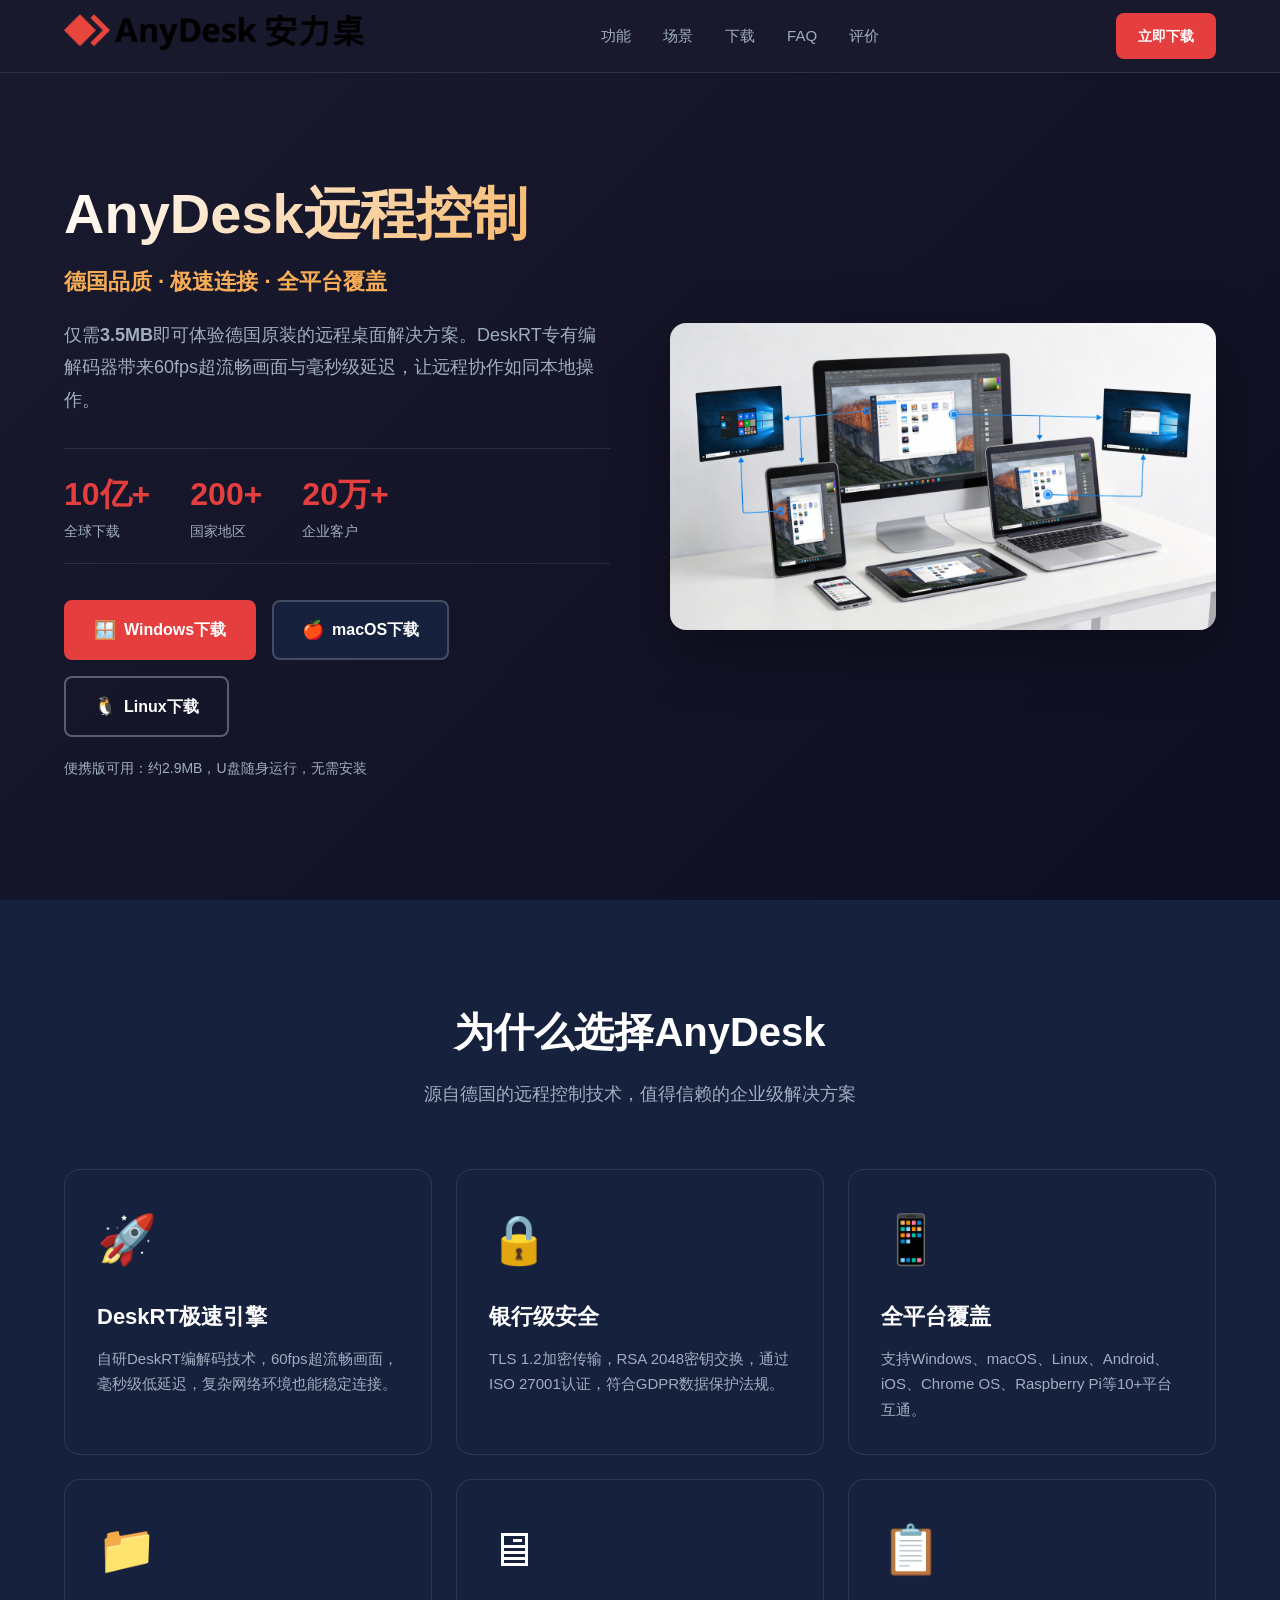
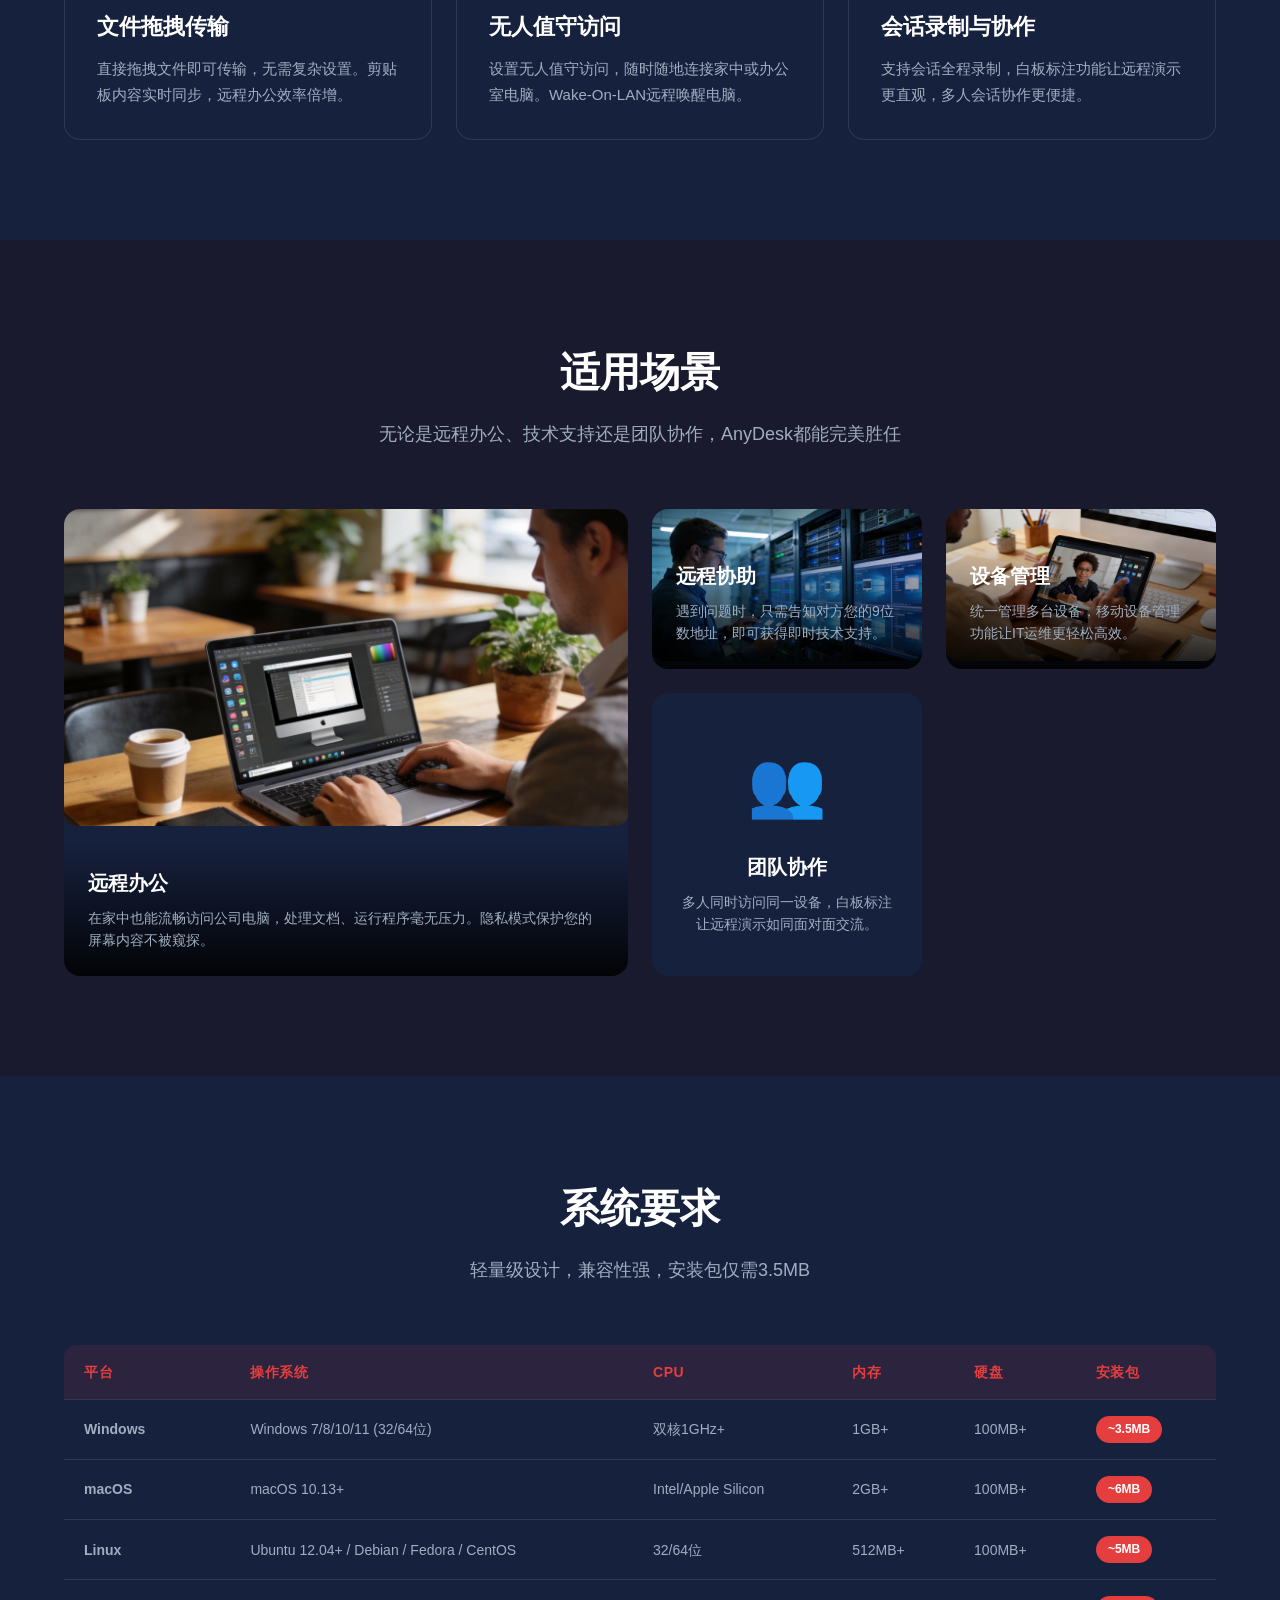
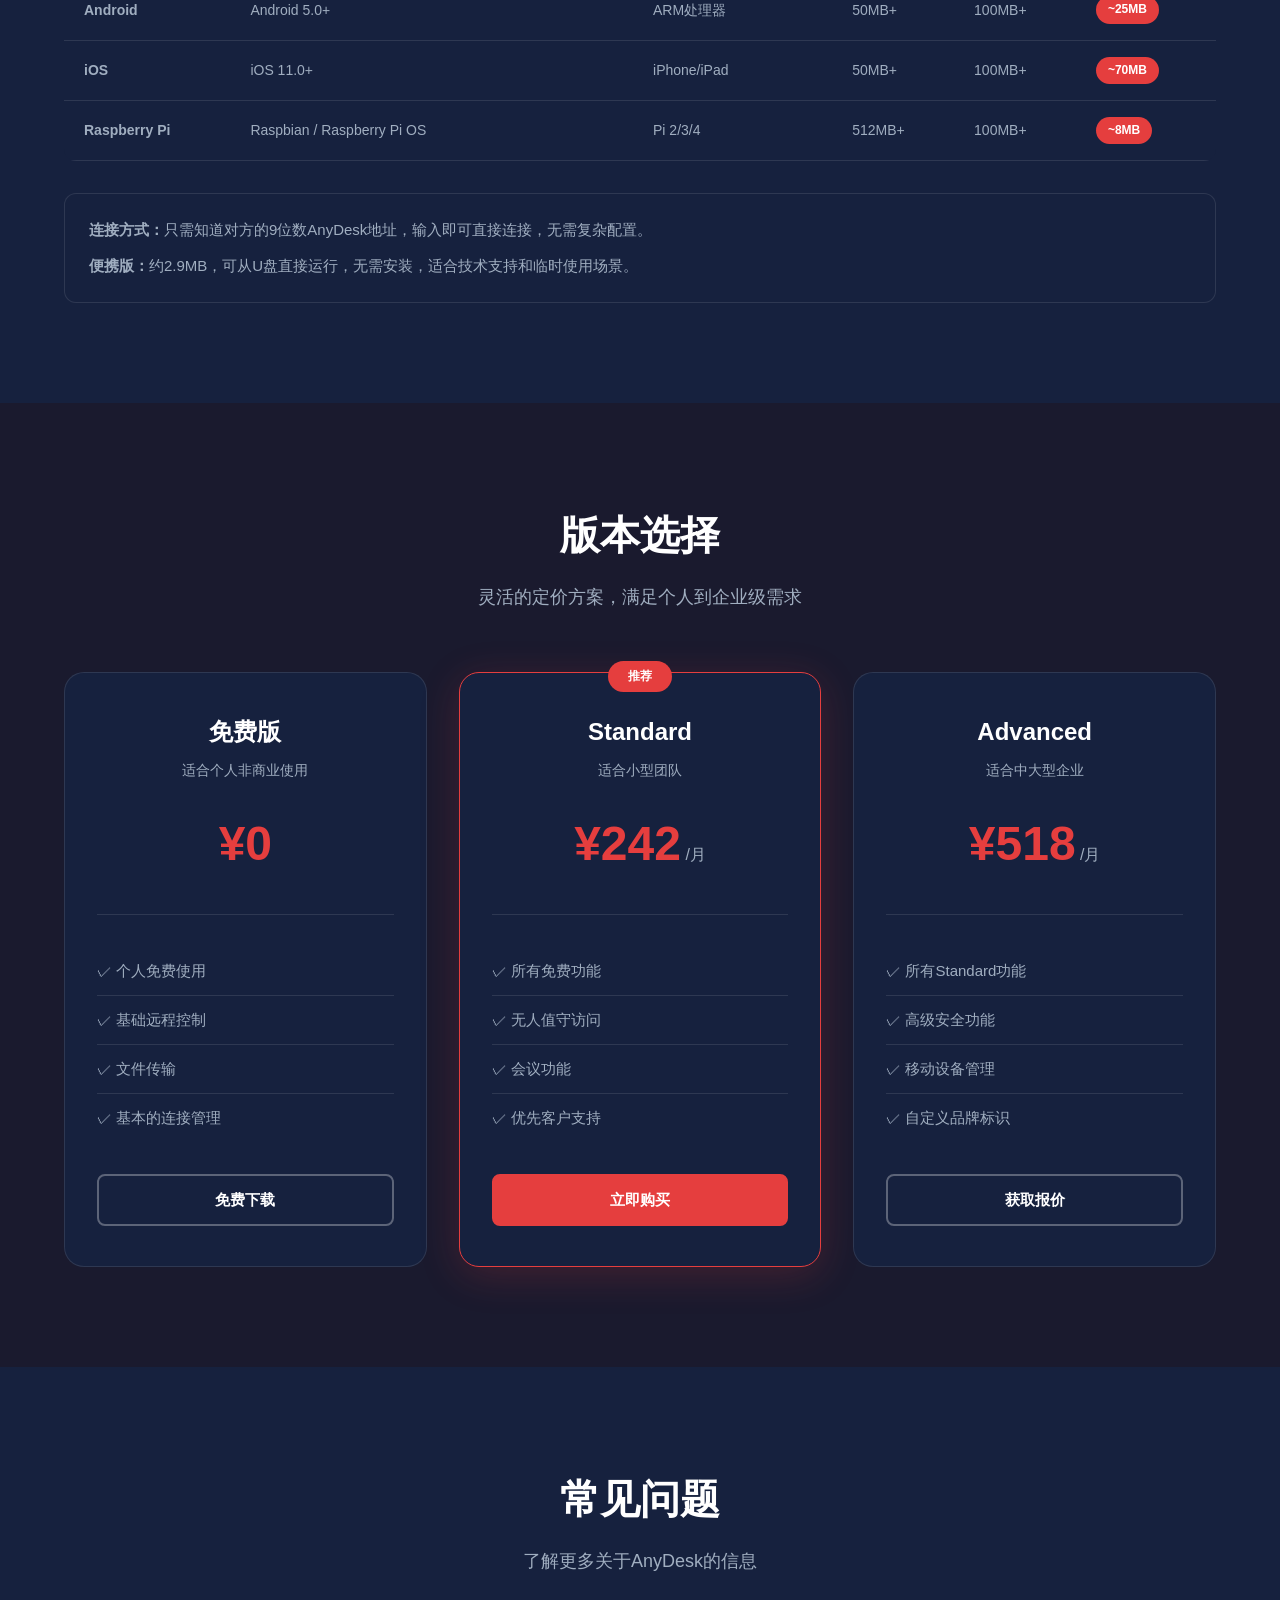
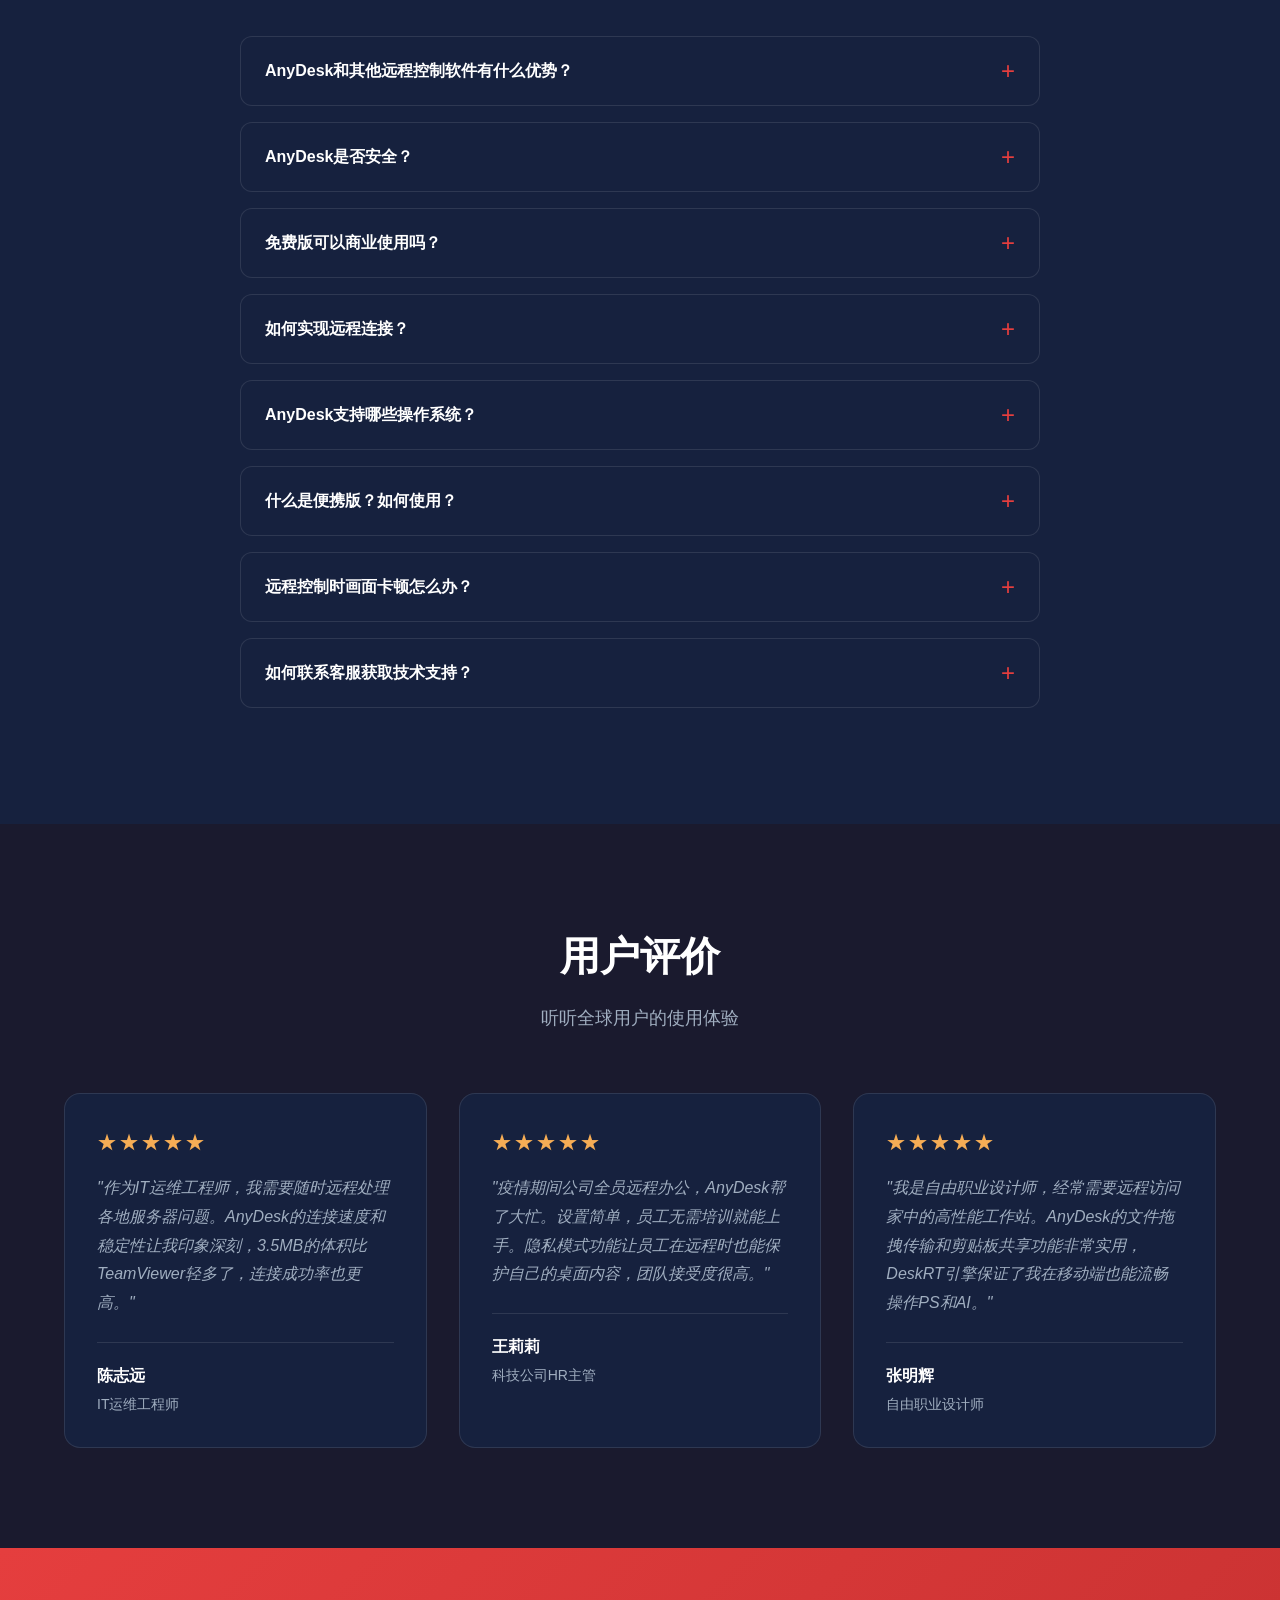
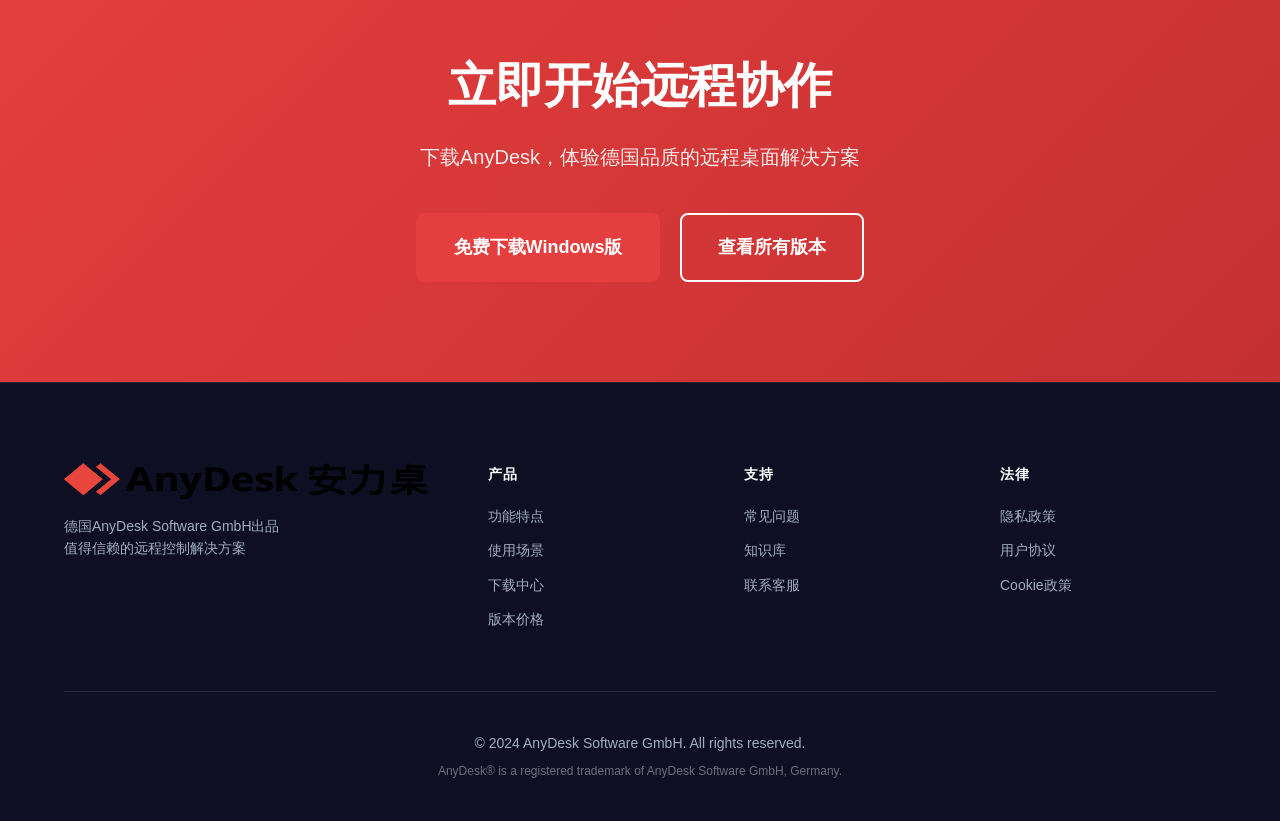
<file: index.html>
<!DOCTYPE html>
<html lang="zh-CN">
<head>
    <meta charset="UTF-8">
    <meta name="viewport" content="width=device-width, initial-scale=1.0">
    <meta name="robots" content="index, follow">
    <title>AnyDesk远程控制下载_德国远程桌面软件_AnyDesk电脑版免费</title>
    <meta name="description" content="AnyDesk远程控制免费下载，德国AnyDesk出品，DeskRT引擎3.5MB超小体积，支持Windows/Mac/Linux/Android/iOS全平台互联，TLS加密安全远程桌面。">
    <meta name="keywords" content="AnyDesk下载,远程桌面软件,AnyDesk电脑版,免费远程控制软件,AnyDesk远程控制">
    <meta name="author" content="AnyDesk Software GmbH">
    <meta property="og:title" content="AnyDesk远程控制下载_德国远程桌面软件_AnyDesk电脑版免费">
    <meta property="og:description" content="AnyDesk远程控制免费下载，德国AnyDesk出品，DeskRT引擎3.5MB超小体积，支持全平台互联，TLS加密安全远程桌面。">
    <meta property="og:image" content="logo.png">
    <meta property="og:type" content="website">
    <meta property="og:url" content="https://www.anydesk-remote.com.cn/">
    <link rel="canonical" href="https://www.anydesk-remote.com.cn/">
    <link rel="icon" type="image/png" href="favicon.png">
    <link rel="icon" type="image/svg+xml" href="logo.svg">
    <link rel="stylesheet" href="styles.css">
</head>
<body>
    <!-- Header Navigation -->
    <header class="header">
        <div class="container header-inner">
            <a href="index.html" class="logo">
                <img src="logo.png" alt="AnyDesk" width="140" height="auto">
            </a>
            <nav class="nav">
                <a href="#features" class="nav-link">功能</a>
                <a href="#scenarios" class="nav-link">场景</a>
                <a href="download.html" class="nav-link">下载</a>
                <a href="#faq" class="nav-link">FAQ</a>
                <a href="#reviews" class="nav-link">评价</a>
            </nav>
            <a href="download.html" class="btn btn-primary header-cta" target="_blank">立即下载</a>
        </div>
    </header>

    <!-- Hero Section -->
    <section class="hero" id="download">
        <div class="container hero-inner">
            <div class="hero-content">
                <h1 class="hero-title">AnyDesk远程控制</h1>
                <p class="hero-subtitle">德国品质 · 极速连接 · 全平台覆盖</p>
                <p class="hero-desc">仅需<strong>3.5MB</strong>即可体验德国原装的远程桌面解决方案。DeskRT专有编解码器带来60fps超流畅画面与毫秒级延迟，让远程协作如同本地操作。</p>
                <div class="hero-stats">
                    <div class="stat-item">
                        <span class="stat-num">10亿+</span>
                        <span class="stat-label">全球下载</span>
                    </div>
                    <div class="stat-item">
                        <span class="stat-num">200+</span>
                        <span class="stat-label">国家地区</span>
                    </div>
                    <div class="stat-item">
                        <span class="stat-num">20万+</span>
                        <span class="stat-label">企业客户</span>
                    </div>
                </div>
                <div class="hero-buttons">
                    <a href="download.html" class="btn btn-primary btn-lg" target="_blank">
                        <span class="btn-icon">🪟</span> Windows下载
                    </a>
                    <a href="download.html" class="btn btn-secondary btn-lg" target="_blank">
                        <span class="btn-icon">🍎</span> macOS下载
                    </a>
                    <a href="download.html" class="btn btn-outline btn-lg" target="_blank">
                        <span class="btn-icon">🐧</span> Linux下载
                    </a>
                </div>
                <p class="hero-note">便携版可用：约2.9MB，U盘随身运行，无需安装</p>
            </div>
            <div class="hero-visual">
                <img src="images/hero-platform.jpg" alt="AnyDesk全平台远程控制" class="hero-img" loading="eager">
            </div>
        </div>
    </section>

    <!-- Features Section -->
    <section class="features" id="features">
        <div class="container">
            <div class="section-header">
                <h2 class="section-title">为什么选择AnyDesk</h2>
                <p class="section-desc">源自德国的远程控制技术，值得信赖的企业级解决方案</p>
            </div>
            <div class="features-grid">
                <div class="feature-card">
                    <span class="feature-icon">🚀</span>
                    <h3 class="feature-title">DeskRT极速引擎</h3>
                    <p class="feature-desc">自研DeskRT编解码技术，60fps超流畅画面，毫秒级低延迟，复杂网络环境也能稳定连接。</p>
                </div>
                <div class="feature-card">
                    <span class="feature-icon">🔒</span>
                    <h3 class="feature-title">银行级安全</h3>
                    <p class="feature-desc">TLS 1.2加密传输，RSA 2048密钥交换，通过ISO 27001认证，符合GDPR数据保护法规。</p>
                </div>
                <div class="feature-card">
                    <span class="feature-icon">📱</span>
                    <h3 class="feature-title">全平台覆盖</h3>
                    <p class="feature-desc">支持Windows、macOS、Linux、Android、iOS、Chrome OS、Raspberry Pi等10+平台互通。</p>
                </div>
                <div class="feature-card">
                    <span class="feature-icon">📁</span>
                    <h3 class="feature-title">文件拖拽传输</h3>
                    <p class="feature-desc">直接拖拽文件即可传输，无需复杂设置。剪贴板内容实时同步，远程办公效率倍增。</p>
                </div>
                <div class="feature-card">
                    <span class="feature-icon">🖥</span>
                    <h3 class="feature-title">无人值守访问</h3>
                    <p class="feature-desc">设置无人值守访问，随时随地连接家中或办公室电脑。Wake-On-LAN远程唤醒电脑。</p>
                </div>
                <div class="feature-card">
                    <span class="feature-icon">📋</span>
                    <h3 class="feature-title">会话录制与协作</h3>
                    <p class="feature-desc">支持会话全程录制，白板标注功能让远程演示更直观，多人会话协作更便捷。</p>
                </div>
            </div>
        </div>
    </section>

    <!-- Scenarios Section -->
    <section class="scenarios" id="scenarios">
        <div class="container">
            <div class="section-header">
                <h2 class="section-title">适用场景</h2>
                <p class="section-desc">无论是远程办公、技术支持还是团队协作，AnyDesk都能完美胜任</p>
            </div>
            <div class="scenarios-grid">
                <div class="scenario-card scenario-large">
                    <img src="images/scene-office.jpg" alt="远程办公" class="scenario-img">
                    <div class="scenario-overlay">
                        <h3 class="scenario-title">远程办公</h3>
                        <p class="scenario-desc">在家中也能流畅访问公司电脑，处理文档、运行程序毫无压力。隐私模式保护您的屏幕内容不被窥探。</p>
                    </div>
                </div>
                <div class="scenario-card">
                    <img src="images/scene-dev.jpg" alt="远程协助" class="scenario-img">
                    <div class="scenario-overlay">
                        <h3 class="scenario-title">远程协助</h3>
                        <p class="scenario-desc">遇到问题时，只需告知对方您的9位数地址，即可获得即时技术支持。</p>
                    </div>
                </div>
                <div class="scenario-card">
                    <img src="images/scene-laptop.jpg" alt="设备管理" class="scenario-img">
                    <div class="scenario-overlay">
                        <h3 class="scenario-title">设备管理</h3>
                        <p class="scenario-desc">统一管理多台设备，移动设备管理功能让IT运维更轻松高效。</p>
                    </div>
                </div>
                <div class="scenario-card">
                    <div class="scenario-placeholder">
                        <span class="placeholder-icon">👥</span>
                        <h3 class="scenario-title">团队协作</h3>
                        <p class="scenario-desc">多人同时访问同一设备，白板标注让远程演示如同面对面交流。</p>
                    </div>
                </div>
            </div>
        </div>
    </section>

    <!-- System Requirements Section -->
    <section class="specs" id="specs">
        <div class="container">
            <div class="section-header">
                <h2 class="section-title">系统要求</h2>
                <p class="section-desc">轻量级设计，兼容性强，安装包仅需3.5MB</p>
            </div>
            <div class="specs-table-wrapper">
                <table class="specs-table">
                    <thead>
                        <tr>
                            <th>平台</th>
                            <th>操作系统</th>
                            <th>CPU</th>
                            <th>内存</th>
                            <th>硬盘</th>
                            <th>安装包</th>
                        </tr>
                    </thead>
                    <tbody>
                        <tr>
                            <td><strong>Windows</strong></td>
                            <td>Windows 7/8/10/11 (32/64位)</td>
                            <td>双核1GHz+</td>
                            <td>1GB+</td>
                            <td>100MB+</td>
                            <td><span class="badge">~3.5MB</span></td>
                        </tr>
                        <tr>
                            <td><strong>macOS</strong></td>
                            <td>macOS 10.13+</td>
                            <td>Intel/Apple Silicon</td>
                            <td>2GB+</td>
                            <td>100MB+</td>
                            <td><span class="badge">~6MB</span></td>
                        </tr>
                        <tr>
                            <td><strong>Linux</strong></td>
                            <td>Ubuntu 12.04+ / Debian / Fedora / CentOS</td>
                            <td>32/64位</td>
                            <td>512MB+</td>
                            <td>100MB+</td>
                            <td><span class="badge">~5MB</span></td>
                        </tr>
                        <tr>
                            <td><strong>Android</strong></td>
                            <td>Android 5.0+</td>
                            <td>ARM处理器</td>
                            <td>50MB+</td>
                            <td>100MB+</td>
                            <td><span class="badge">~25MB</span></td>
                        </tr>
                        <tr>
                            <td><strong>iOS</strong></td>
                            <td>iOS 11.0+</td>
                            <td>iPhone/iPad</td>
                            <td>50MB+</td>
                            <td>100MB+</td>
                            <td><span class="badge">~70MB</span></td>
                        </tr>
                        <tr>
                            <td><strong>Raspberry Pi</strong></td>
                            <td>Raspbian / Raspberry Pi OS</td>
                            <td>Pi 2/3/4</td>
                            <td>512MB+</td>
                            <td>100MB+</td>
                            <td><span class="badge">~8MB</span></td>
                        </tr>
                    </tbody>
                </table>
            </div>
            <div class="specs-note">
                <p><strong>连接方式：</strong>只需知道对方的9位数AnyDesk地址，输入即可直接连接，无需复杂配置。</p>
                <p><strong>便携版：</strong>约2.9MB，可从U盘直接运行，无需安装，适合技术支持和临时使用场景。</p>
            </div>
        </div>
    </section>

    <!-- Pricing Preview -->
    <section class="pricing" id="pricing">
        <div class="container">
            <div class="section-header">
                <h2 class="section-title">版本选择</h2>
                <p class="section-desc">灵活的定价方案，满足个人到企业级需求</p>
            </div>
            <div class="pricing-grid">
                <div class="pricing-card">
                    <div class="pricing-header">
                        <h3 class="pricing-name">免费版</h3>
                        <p class="pricing-desc">适合个人非商业使用</p>
                    </div>
                    <div class="pricing-price">
                        <span class="price">¥0</span>
                    </div>
                    <ul class="pricing-features">
                        <li>✓ 个人免费使用</li>
                        <li>✓ 基础远程控制</li>
                        <li>✓ 文件传输</li>
                        <li>✓ 基本的连接管理</li>
                    </ul>
                    <a href="download.html" class="btn btn-outline" target="_blank">免费下载</a>
                </div>
                <div class="pricing-card pricing-featured">
                    <div class="pricing-badge">推荐</div>
                    <div class="pricing-header">
                        <h3 class="pricing-name">Standard</h3>
                        <p class="pricing-desc">适合小型团队</p>
                    </div>
                    <div class="pricing-price">
                        <span class="price">¥242</span>
                        <span class="period">/月</span>
                    </div>
                    <ul class="pricing-features">
                        <li>✓ 所有免费功能</li>
                        <li>✓ 无人值守访问</li>
                        <li>✓ 会议功能</li>
                        <li>✓ 优先客户支持</li>
                    </ul>
                    <a href="download.html" class="btn btn-primary" target="_blank">立即购买</a>
                </div>
                <div class="pricing-card">
                    <div class="pricing-header">
                        <h3 class="pricing-name">Advanced</h3>
                        <p class="pricing-desc">适合中大型企业</p>
                    </div>
                    <div class="pricing-price">
                        <span class="price">¥518</span>
                        <span class="period">/月</span>
                    </div>
                    <ul class="pricing-features">
                        <li>✓ 所有Standard功能</li>
                        <li>✓ 高级安全功能</li>
                        <li>✓ 移动设备管理</li>
                        <li>✓ 自定义品牌标识</li>
                    </ul>
                    <a href="download.html" class="btn btn-outline" target="_blank">获取报价</a>
                </div>
            </div>
        </div>
    </section>

    <!-- FAQ Section -->
    <section class="faq" id="faq">
        <div class="container">
            <div class="section-header">
                <h2 class="section-title">常见问题</h2>
                <p class="section-desc">了解更多关于AnyDesk的信息</p>
            </div>
            <div class="faq-list">
                <div class="faq-item">
                    <button class="faq-question">
                        <span>AnyDesk和其他远程控制软件有什么优势？</span>
                        <span class="faq-icon">+</span>
                    </button>
                    <div class="faq-answer">
                        <p>AnyDesk采用自研的DeskRT编解码器，体积仅3.5MB却能实现60fps超流畅画面，延迟低至毫秒级。相比其他软件，AnyDesk更轻量、连接更快、安全性更高（TLS 1.2 + RSA 2048），且支持更多平台。</p>
                    </div>
                </div>
                <div class="faq-item">
                    <button class="faq-question">
                        <span>AnyDesk是否安全？</span>
                        <span class="faq-icon">+</span>
                    </button>
                    <div class="faq-answer">
                        <p>非常安全。AnyDesk采用TLS 1.2加密协议和RSA 2048位密钥交换技术，已通过ISO 27001信息安全管理体系认证，完全符合欧盟GDPR数据保护法规。您的连接和数据传输都受到银行级别的加密保护。</p>
                    </div>
                </div>
                <div class="faq-item">
                    <button class="faq-question">
                        <span>免费版可以商业使用吗？</span>
                        <span class="faq-icon">+</span>
                    </button>
                    <div class="faq-answer">
                        <p>不可以。免费版仅限个人非商业用途。商业使用需要购买付费版本（Solo ¥145/月起、Standard ¥242/月起）。我们提供多种定价方案以满足不同规模企业的需求。</p>
                    </div>
                </div>
                <div class="faq-item">
                    <button class="faq-question">
                        <span>如何实现远程连接？</span>
                        <span class="faq-icon">+</span>
                    </button>
                    <div class="faq-answer">
                        <p>非常简单。只需知道对方的9位数AnyDesk地址，在自己的AnyDesk中输入该地址并点击连接即可。无需复杂的端口转发或路由器设置，真正实现"输入即连"的便捷体验。</p>
                    </div>
                </div>
                <div class="faq-item">
                    <button class="faq-question">
                        <span>AnyDesk支持哪些操作系统？</span>
                        <span class="faq-icon">+</span>
                    </button>
                    <div class="faq-answer">
                        <p>支持Windows、macOS、Linux、Android、iOS、Chrome OS、Raspberry Pi、Apple TV等10多个平台。桌面端和移动端可以互相连接，真正实现全平台无缝协作。</p>
                    </div>
                </div>
                <div class="faq-item">
                    <button class="faq-question">
                        <span>什么是便携版？如何使用？</span>
                        <span class="faq-icon">+</span>
                    </button>
                    <div class="faq-answer">
                        <p>便携版（Portable）是免安装版本，文件大小约2.9MB，可直接从U盘运行。非常适合IT技术支持人员外出服务或临时使用场景，无需在被控电脑上安装任何软件。</p>
                    </div>
                </div>
                <div class="faq-item">
                    <button class="faq-question">
                        <span>远程控制时画面卡顿怎么办？</span>
                        <span class="faq-icon">+</span>
                    </button>
                    <div class="faq-answer">
                        <p>首先确保网络连接稳定。可以尝试降低画质设置（在连接栏点击齿轮图标），或关闭被控端的防火墙和杀毒软件。对于极低带宽环境，AnyDesk会自动启用流量优化模式。</p>
                    </div>
                </div>
                <div class="faq-item">
                    <button class="faq-question">
                        <span>如何联系客服获取技术支持？</span>
                        <span class="faq-icon">+</span>
                    </button>
                    <div class="faq-answer">
                        <p>您可以通过本站帮助中心提交工单，付费用户享有优先支持。也可以访问知识库和社区论坛，那里有丰富的使用教程和常见问题解答。</p>
                    </div>
                </div>
            </div>
        </div>
    </section>

    <!-- Reviews Section -->
    <section class="reviews" id="reviews">
        <div class="container">
            <div class="section-header">
                <h2 class="section-title">用户评价</h2>
                <p class="section-desc">听听全球用户的使用体验</p>
            </div>
            <div class="reviews-grid">
                <div class="review-card">
                    <div class="review-stars">★★★★★</div>
                    <p class="review-text">"作为IT运维工程师，我需要随时远程处理各地服务器问题。AnyDesk的连接速度和稳定性让我印象深刻，3.5MB的体积比TeamViewer轻多了，连接成功率也更高。"</p>
                    <div class="review-author">
                        <span class="author-name">陈志远</span>
                        <span class="author-title">IT运维工程师</span>
                    </div>
                </div>
                <div class="review-card">
                    <div class="review-stars">★★★★★</div>
                    <p class="review-text">"疫情期间公司全员远程办公，AnyDesk帮了大忙。设置简单，员工无需培训就能上手。隐私模式功能让员工在远程时也能保护自己的桌面内容，团队接受度很高。"</p>
                    <div class="review-author">
                        <span class="author-name">王莉莉</span>
                        <span class="author-title">科技公司HR主管</span>
                    </div>
                </div>
                <div class="review-card">
                    <div class="review-stars">★★★★★</div>
                    <p class="review-text">"我是自由职业设计师，经常需要远程访问家中的高性能工作站。AnyDesk的文件拖拽传输和剪贴板共享功能非常实用，DeskRT引擎保证了我在移动端也能流畅操作PS和AI。"</p>
                    <div class="review-author">
                        <span class="author-name">张明辉</span>
                        <span class="author-title">自由职业设计师</span>
                    </div>
                </div>
            </div>
        </div>
    </section>

    <!-- CTA Section -->
    <section class="cta">
        <div class="container">
            <div class="cta-content">
                <h2 class="cta-title">立即开始远程协作</h2>
                <p class="cta-desc">下载AnyDesk，体验德国品质的远程桌面解决方案</p>
                <div class="cta-buttons">
                    <a href="download.html" class="btn btn-primary btn-xl" target="_blank">免费下载Windows版</a>
                    <a href="download.html" class="btn btn-outline btn-xl" target="_blank">查看所有版本</a>
                </div>
            </div>
        </div>
    </section>

    <!-- Footer -->
    <footer class="footer">
        <div class="container">
            <div class="footer-top">
                <div class="footer-brand">
                    <img src="logo.png" alt="AnyDesk" class="footer-logo" width="120">
                    <p class="footer-tagline">德国AnyDesk Software GmbH出品<br>值得信赖的远程控制解决方案</p>
                </div>
                <div class="footer-links">
                    <div class="footer-col">
                        <h4 class="footer-col-title">产品</h4>
                        <a href="#features" class="footer-link">功能特点</a>
                        <a href="#scenarios" class="footer-link">使用场景</a>
                        <a href="download.html" class="footer-link" target="_blank">下载中心</a>
                        <a href="#pricing" class="footer-link">版本价格</a>
                    </div>
                    <div class="footer-col">
                        <h4 class="footer-col-title">支持</h4>
                        <a href="#faq" class="footer-link">常见问题</a>
                        <a href="download.html" class="footer-link" target="_blank">知识库</a>
                        <a href="download.html" class="footer-link" target="_blank">联系客服</a>
                    </div>
                    <div class="footer-col">
                        <h4 class="footer-col-title">法律</h4>
                        <a href="privacy-policy.html" class="footer-link">隐私政策</a>
                        <a href="user-agreement.html" class="footer-link">用户协议</a>
                        <a href="cookie-policy.html" class="footer-link">Cookie政策</a>
                    </div>
                </div>
            </div>
            <div class="footer-bottom">
                <p class="copyright">© 2024 AnyDesk Software GmbH. All rights reserved.</p>
                <p class="footer-note">AnyDesk® is a registered trademark of AnyDesk Software GmbH, Germany.</p>
            </div>
        </div>
    </footer>

    <script src="main.js"></script>
</body>
</html>
</file>
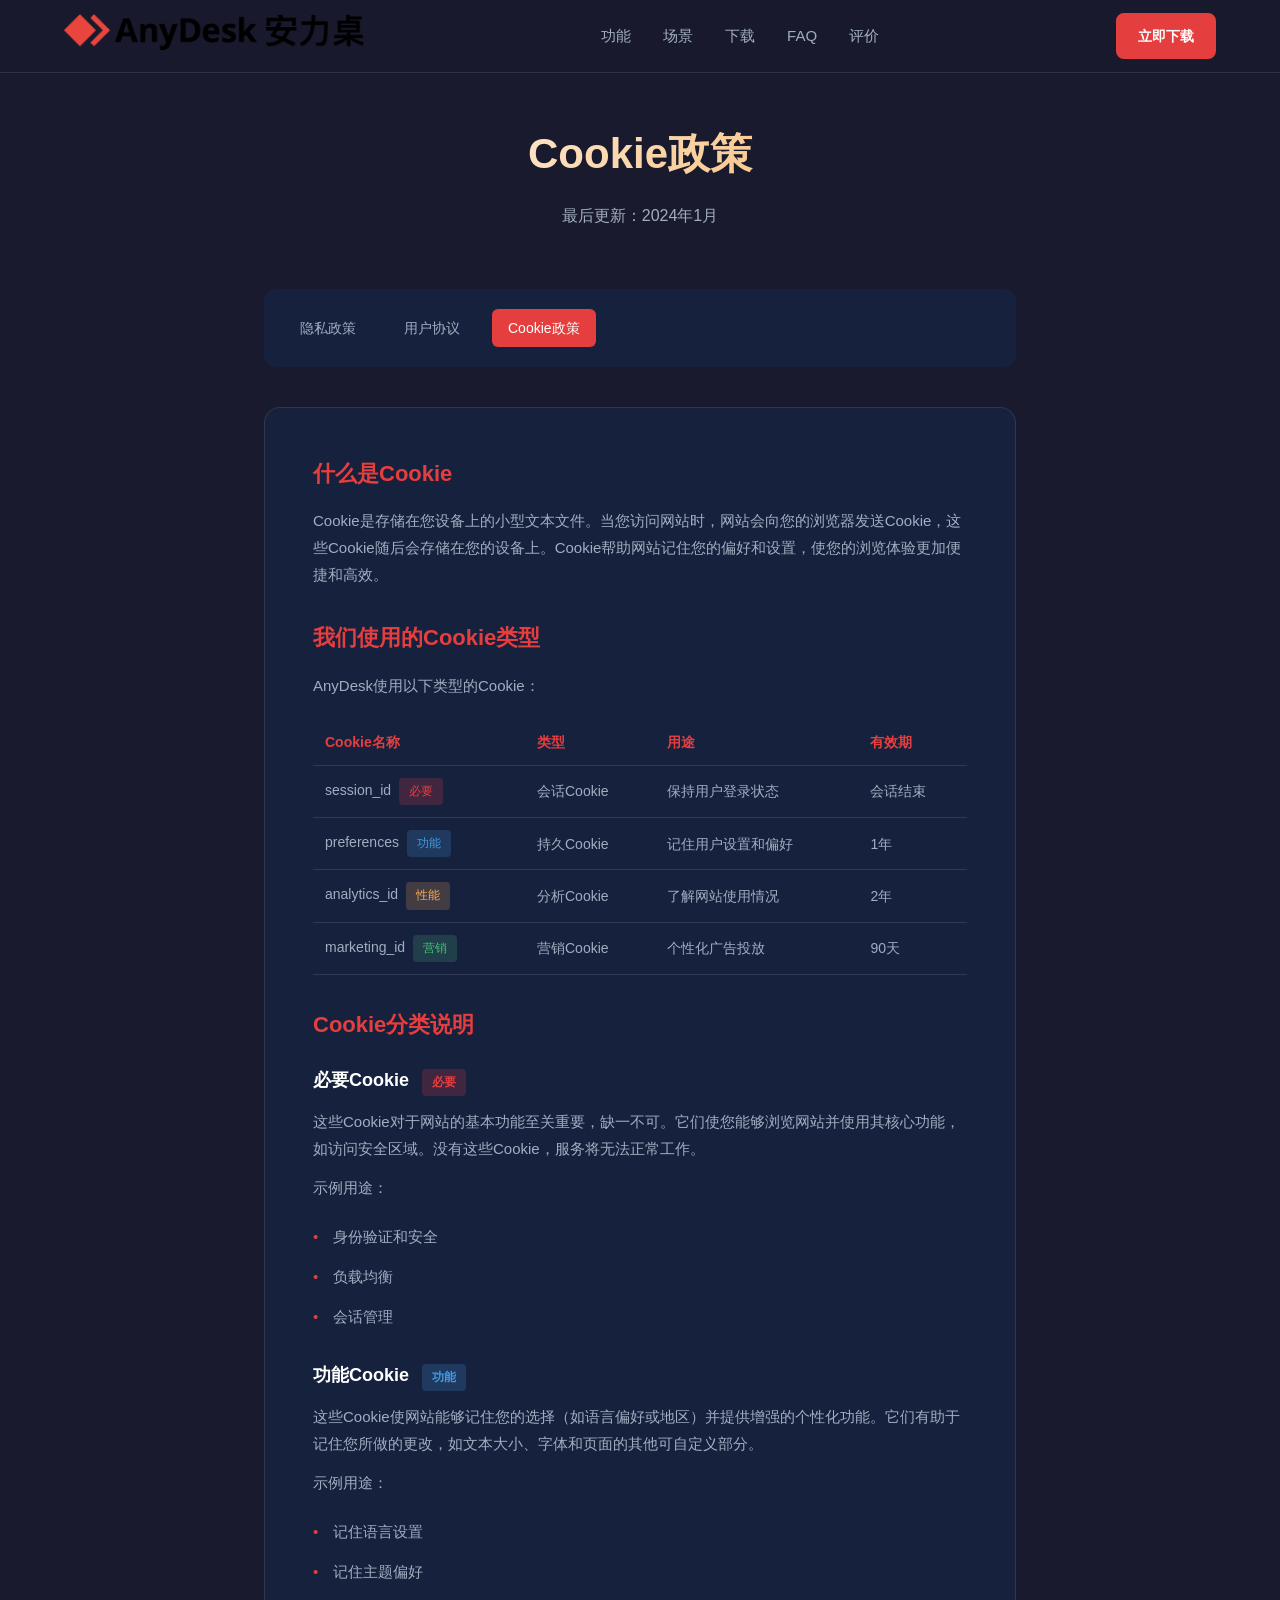
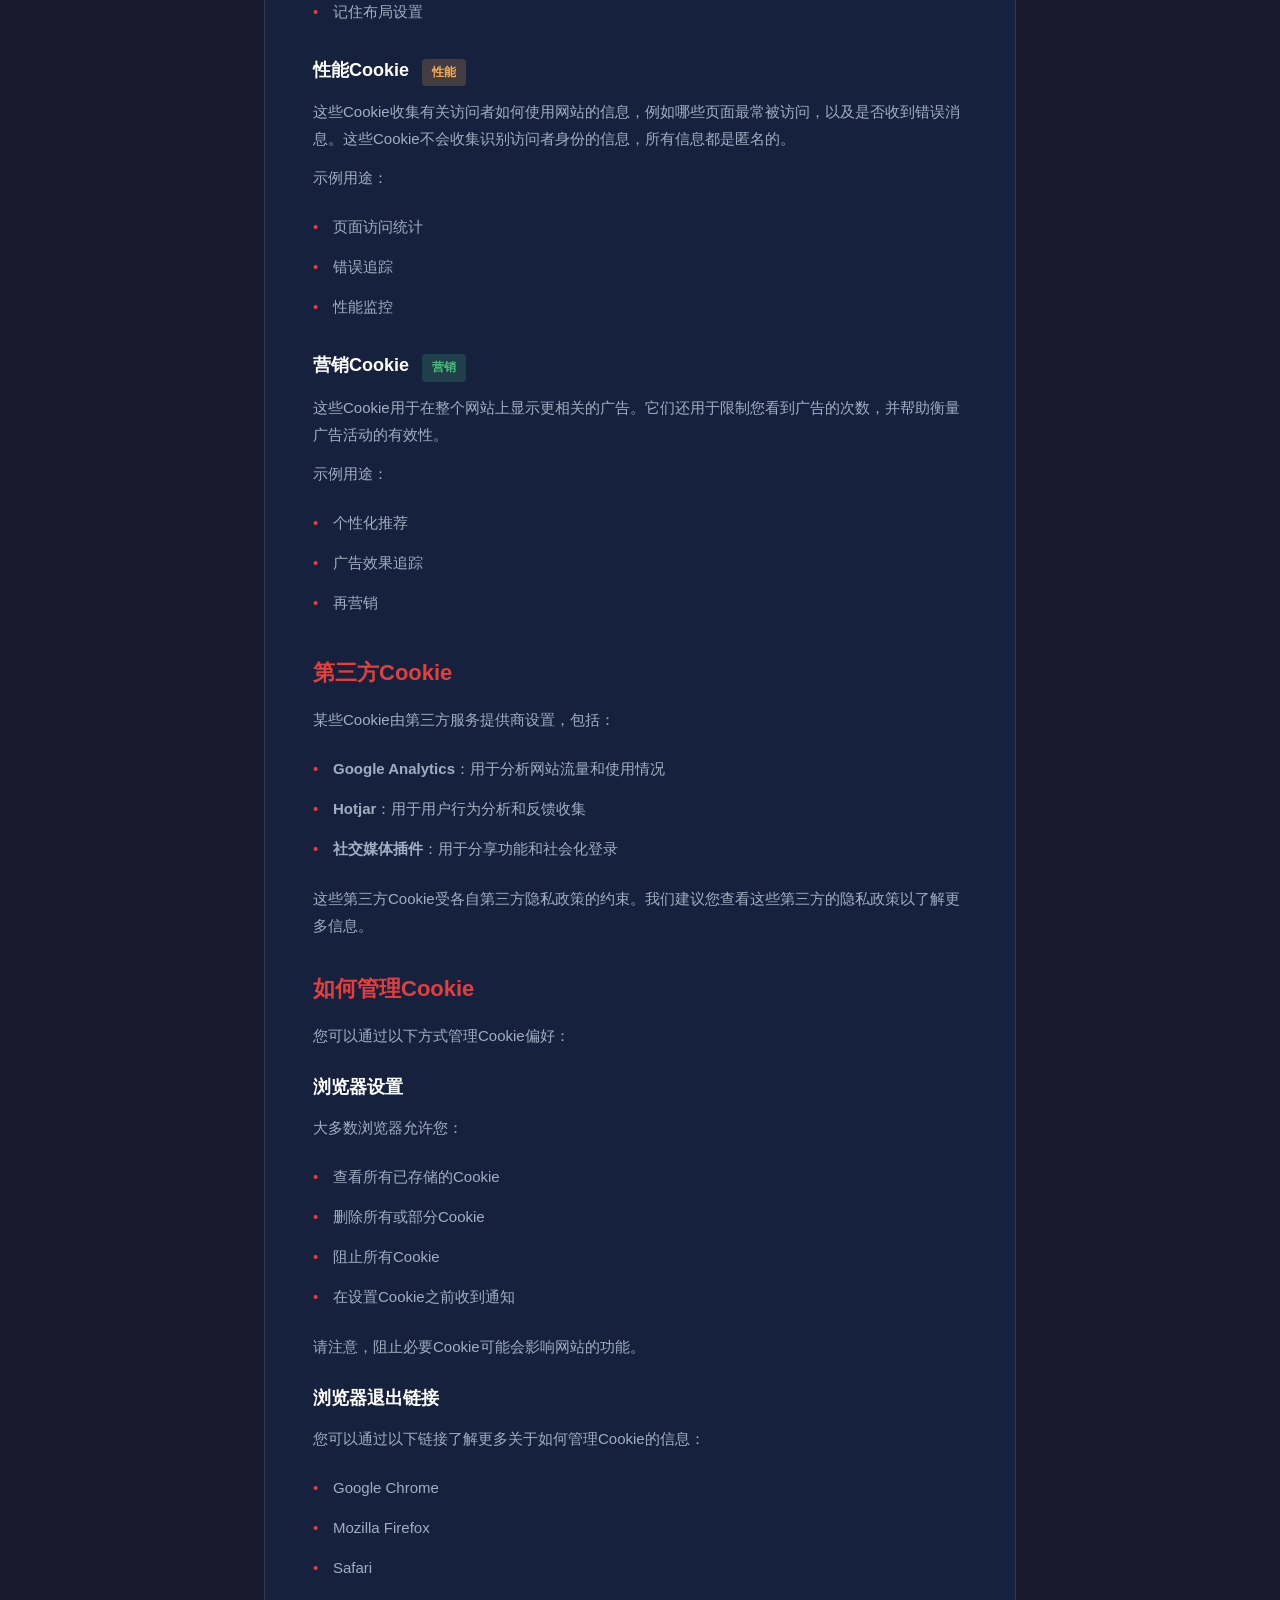
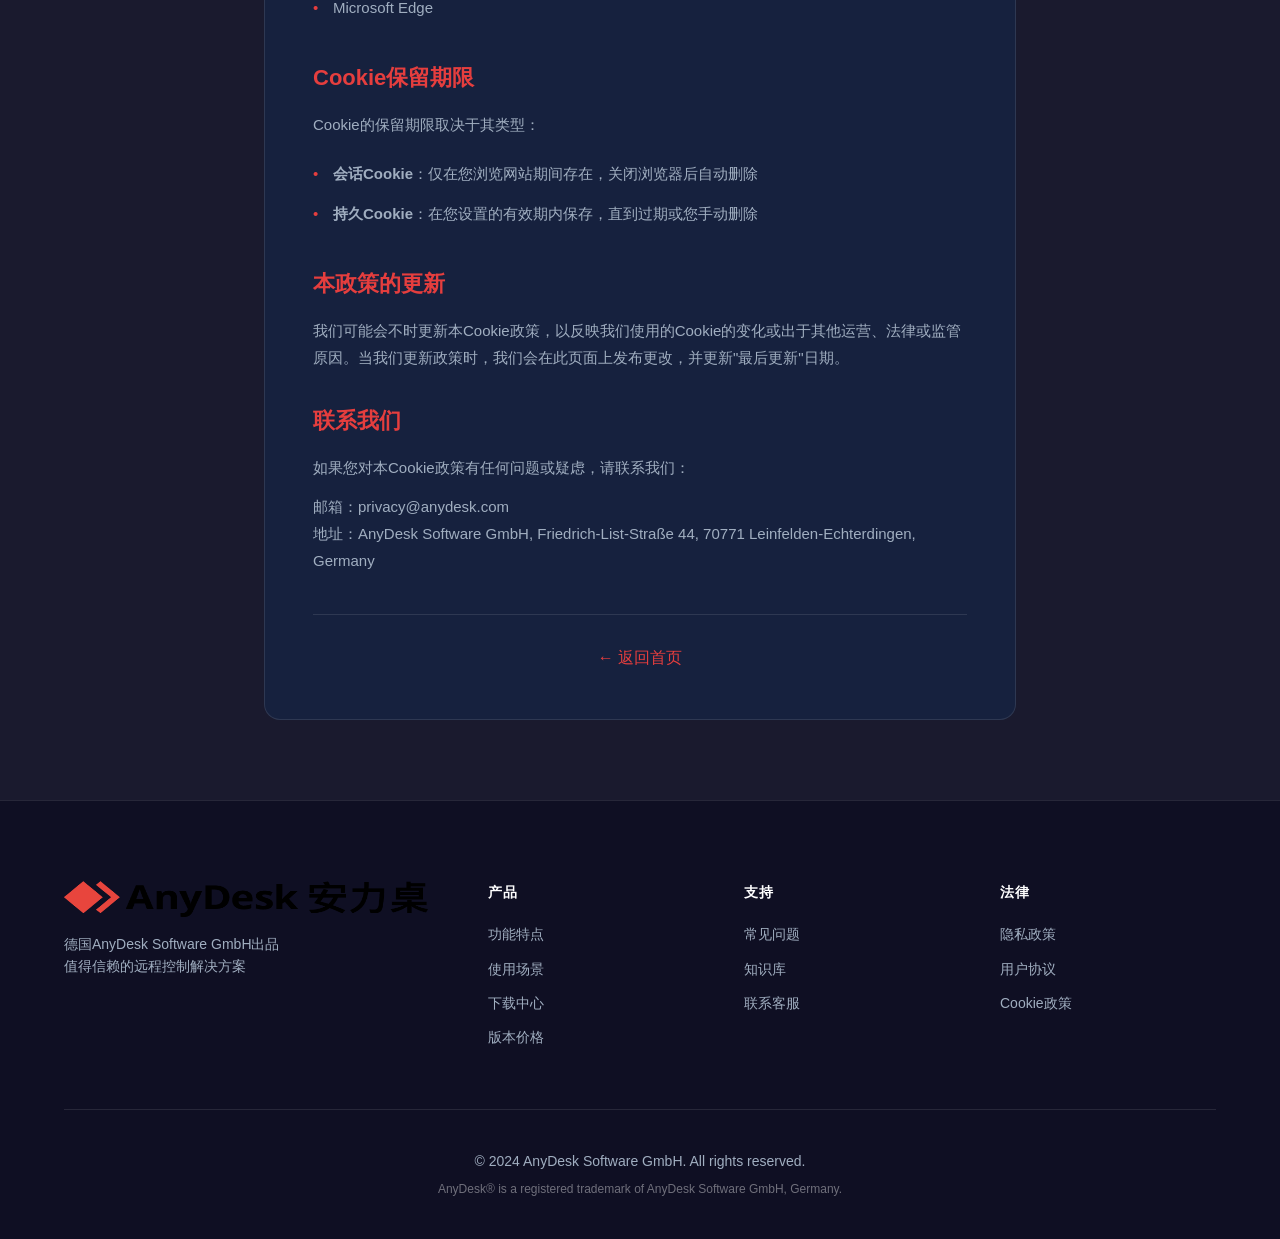
<file: cookie-policy.html>
<!DOCTYPE html>
<html lang="zh-CN">
<head>
    <meta charset="UTF-8">
    <meta name="viewport" content="width=device-width, initial-scale=1.0">
    <title>Cookie政策 - AnyDesk远程控制</title>
    <meta name="description" content="AnyDesk Cookie政策，了解AnyDesk如何使用Cookie和类似技术。">
    <meta property="og:title" content="Cookie政策 - AnyDesk远程控制">
    <meta property="og:description" content="AnyDesk Cookie政策，了解AnyDesk如何使用Cookie和类似技术。">
    <meta property="og:image" content="logo.png">
    <link rel="icon" type="image/png" href="favicon.png">
    <link rel="icon" type="image/svg+xml" href="logo.svg">
    <link rel="stylesheet" href="styles.css">
    <style>
        .legal-page {
            padding: 120px 0 80px;
            min-height: 100vh;
        }
        .legal-container {
            max-width: 800px;
            margin: 0 auto;
            padding: 0 24px;
        }
        .legal-header {
            text-align: center;
            margin-bottom: 60px;
        }
        .legal-title {
            font-size: 42px;
            font-weight: 800;
            margin-bottom: 16px;
            background: linear-gradient(135deg, #fff 0%, var(--accent-orange) 100%);
            -webkit-background-clip: text;
            -webkit-text-fill-color: transparent;
            background-clip: text;
        }
        .legal-subtitle {
            font-size: 16px;
            color: var(--text-muted);
        }
        .legal-content {
            background: var(--card-bg);
            border: 1px solid var(--border);
            border-radius: 16px;
            padding: 48px;
        }
        .legal-section {
            margin-bottom: 32px;
        }
        .legal-section:last-child {
            margin-bottom: 0;
        }
        .legal-section h2 {
            font-size: 22px;
            font-weight: 700;
            margin-bottom: 16px;
            color: var(--accent);
        }
        .legal-section h3 {
            font-size: 18px;
            font-weight: 600;
            margin: 24px 0 12px;
        }
        .legal-section p {
            font-size: 15px;
            color: var(--text-muted);
            line-height: 1.8;
            margin-bottom: 12px;
        }
        .legal-section ul {
            list-style: none;
            margin: 16px 0;
        }
        .legal-section li {
            font-size: 15px;
            color: var(--text-muted);
            padding: 8px 0;
            padding-left: 20px;
            position: relative;
        }
        .legal-section li::before {
            content: "•";
            position: absolute;
            left: 0;
            color: var(--accent);
        }
        .legal-nav {
            display: flex;
            flex-wrap: wrap;
            gap: 16px;
            margin-bottom: 40px;
            padding: 20px;
            background: var(--secondary);
            border-radius: 12px;
        }
        .legal-nav a {
            color: var(--text-muted);
            font-size: 14px;
            padding: 8px 16px;
            border-radius: 6px;
            transition: all 0.3s ease;
        }
        .legal-nav a:hover {
            background: var(--card-bg);
            color: white;
        }
        .legal-nav a.active {
            background: var(--accent);
            color: white;
        }
        .legal-footer {
            margin-top: 40px;
            padding-top: 30px;
            border-top: 1px solid var(--border);
            text-align: center;
        }
        .legal-footer a {
            color: var(--accent);
        }
        .legal-footer a:hover {
            text-decoration: underline;
        }
        .cookie-table {
            width: 100%;
            border-collapse: collapse;
            margin: 20px 0;
        }
        .cookie-table th,
        .cookie-table td {
            padding: 12px;
            text-align: left;
            border-bottom: 1px solid var(--border);
            font-size: 14px;
        }
        .cookie-table th {
            color: var(--accent);
            font-weight: 600;
        }
        .cookie-table td {
            color: var(--text-muted);
        }
        .cookie-type {
            display: inline-block;
            padding: 4px 10px;
            background: var(--secondary);
            border-radius: 4px;
            font-size: 12px;
            margin-left: 8px;
        }
        .cookie-type.essential {
            background: rgba(229, 62, 62, 0.2);
            color: var(--accent);
        }
        .cookie-type.performance {
            background: rgba(246, 173, 85, 0.2);
            color: var(--accent-orange);
        }
        .cookie-type.functional {
            background: rgba(66, 153, 225, 0.2);
            color: #4299e1;
        }
        .cookie-type.marketing {
            background: rgba(72, 187, 120, 0.2);
            color: #48bb78;
        }
        @media (max-width: 768px) {
            .legal-title {
                font-size: 32px;
            }
            .legal-content {
                padding: 24px;
            }
            .cookie-table {
                display: block;
                overflow-x: auto;
            }
        }
    </style>
</head>
<body>
    <!-- Header Navigation -->
    <header class="header">
        <div class="container header-inner">
            <a href="index.html" class="logo">
                <img src="logo.png" alt="AnyDesk" width="140" height="auto">
            </a>
            <nav class="nav">
                <a href="index.html#features" class="nav-link">功能</a>
                <a href="index.html#scenarios" class="nav-link">场景</a>
                <a href="index.html#download" class="nav-link">下载</a>
                <a href="index.html#faq" class="nav-link">FAQ</a>
                <a href="index.html#reviews" class="nav-link">评价</a>
            </nav>
            <a href="https://anydesk.com/download" class="btn btn-primary header-cta" target="_blank">立即下载</a>
        </div>
    </header>

    <main class="legal-page">
        <div class="legal-container">
            <div class="legal-header">
                <h1 class="legal-title">Cookie政策</h1>
                <p class="legal-subtitle">最后更新：2024年1月</p>
            </div>
            
            <nav class="legal-nav">
                <a href="privacy-policy.html">隐私政策</a>
                <a href="user-agreement.html">用户协议</a>
                <a href="cookie-policy.html" class="active">Cookie政策</a>
            </nav>

            <div class="legal-content">
                <div class="legal-section">
                    <h2>什么是Cookie</h2>
                    <p>Cookie是存储在您设备上的小型文本文件。当您访问网站时，网站会向您的浏览器发送Cookie，这些Cookie随后会存储在您的设备上。Cookie帮助网站记住您的偏好和设置，使您的浏览体验更加便捷和高效。</p>
                </div>

                <div class="legal-section">
                    <h2>我们使用的Cookie类型</h2>
                    <p>AnyDesk使用以下类型的Cookie：</p>
                    
                    <table class="cookie-table">
                        <thead>
                            <tr>
                                <th>Cookie名称</th>
                                <th>类型</th>
                                <th>用途</th>
                                <th>有效期</th>
                            </tr>
                        </thead>
                        <tbody>
                            <tr>
                                <td>session_id<span class="cookie-type essential">必要</span></td>
                                <td>会话Cookie</td>
                                <td>保持用户登录状态</td>
                                <td>会话结束</td>
                            </tr>
                            <tr>
                                <td>preferences<span class="cookie-type functional">功能</span></td>
                                <td>持久Cookie</td>
                                <td>记住用户设置和偏好</td>
                                <td>1年</td>
                            </tr>
                            <tr>
                                <td>analytics_id<span class="cookie-type performance">性能</span></td>
                                <td>分析Cookie</td>
                                <td>了解网站使用情况</td>
                                <td>2年</td>
                            </tr>
                            <tr>
                                <td>marketing_id<span class="cookie-type marketing">营销</span></td>
                                <td>营销Cookie</td>
                                <td>个性化广告投放</td>
                                <td>90天</td>
                            </tr>
                        </tbody>
                    </table>
                </div>

                <div class="legal-section">
                    <h2>Cookie分类说明</h2>
                    
                    <h3>必要Cookie <span class="cookie-type essential">必要</span></h3>
                    <p>这些Cookie对于网站的基本功能至关重要，缺一不可。它们使您能够浏览网站并使用其核心功能，如访问安全区域。没有这些Cookie，服务将无法正常工作。</p>
                    <p>示例用途：</p>
                    <ul>
                        <li>身份验证和安全</li>
                        <li>负载均衡</li>
                        <li>会话管理</li>
                    </ul>
                    
                    <h3>功能Cookie <span class="cookie-type functional">功能</span></h3>
                    <p>这些Cookie使网站能够记住您的选择（如语言偏好或地区）并提供增强的个性化功能。它们有助于记住您所做的更改，如文本大小、字体和页面的其他可自定义部分。</p>
                    <p>示例用途：</p>
                    <ul>
                        <li>记住语言设置</li>
                        <li>记住主题偏好</li>
                        <li>记住布局设置</li>
                    </ul>
                    
                    <h3>性能Cookie <span class="cookie-type performance">性能</span></h3>
                    <p>这些Cookie收集有关访问者如何使用网站的信息，例如哪些页面最常被访问，以及是否收到错误消息。这些Cookie不会收集识别访问者身份的信息，所有信息都是匿名的。</p>
                    <p>示例用途：</p>
                    <ul>
                        <li>页面访问统计</li>
                        <li>错误追踪</li>
                        <li>性能监控</li>
                    </ul>
                    
                    <h3>营销Cookie <span class="cookie-type marketing">营销</span></h3>
                    <p>这些Cookie用于在整个网站上显示更相关的广告。它们还用于限制您看到广告的次数，并帮助衡量广告活动的有效性。</p>
                    <p>示例用途：</p>
                    <ul>
                        <li>个性化推荐</li>
                        <li>广告效果追踪</li>
                        <li>再营销</li>
                    </ul>
                </div>

                <div class="legal-section">
                    <h2>第三方Cookie</h2>
                    <p>某些Cookie由第三方服务提供商设置，包括：</p>
                    <ul>
                        <li><strong>Google Analytics</strong>：用于分析网站流量和使用情况</li>
                        <li><strong>Hotjar</strong>：用于用户行为分析和反馈收集</li>
                        <li><strong>社交媒体插件</strong>：用于分享功能和社会化登录</li>
                    </ul>
                    <p>这些第三方Cookie受各自第三方隐私政策的约束。我们建议您查看这些第三方的隐私政策以了解更多信息。</p>
                </div>

                <div class="legal-section">
                    <h2>如何管理Cookie</h2>
                    <p>您可以通过以下方式管理Cookie偏好：</p>
                    
                    <h3>浏览器设置</h3>
                    <p>大多数浏览器允许您：</p>
                    <ul>
                        <li>查看所有已存储的Cookie</li>
                        <li>删除所有或部分Cookie</li>
                        <li>阻止所有Cookie</li>
                        <li>在设置Cookie之前收到通知</li>
                    </ul>
                    <p>请注意，阻止必要Cookie可能会影响网站的功能。</p>
                    
                    <h3>浏览器退出链接</h3>
                    <p>您可以通过以下链接了解更多关于如何管理Cookie的信息：</p>
                    <ul>
                        <li><a href="https://support.google.com/chrome/answer/95647" target="_blank" rel="noopener">Google Chrome</a></li>
                        <li><a href="https://support.mozilla.org/zh-CN/kb/cookies-information-websites-store-on-your-computer" target="_blank" rel="noopener">Mozilla Firefox</a></li>
                        <li><a href="https://support.apple.com/zh-cn/guide/safari/sfri11471/mac" target="_blank" rel="noopener">Safari</a></li>
                        <li><a href="https://support.microsoft.com/zh-cn/microsoft-edge/microsoft-edge中的cookies-63947406-40ac-c3b8-57b9-2a946a29ae09" target="_blank" rel="noopener">Microsoft Edge</a></li>
                    </ul>
                </div>

                <div class="legal-section">
                    <h2>Cookie保留期限</h2>
                    <p>Cookie的保留期限取决于其类型：</p>
                    <ul>
                        <li><strong>会话Cookie</strong>：仅在您浏览网站期间存在，关闭浏览器后自动删除</li>
                        <li><strong>持久Cookie</strong>：在您设置的有效期内保存，直到过期或您手动删除</li>
                    </ul>
                </div>

                <div class="legal-section">
                    <h2>本政策的更新</h2>
                    <p>我们可能会不时更新本Cookie政策，以反映我们使用的Cookie的变化或出于其他运营、法律或监管原因。当我们更新政策时，我们会在此页面上发布更改，并更新"最后更新"日期。</p>
                </div>

                <div class="legal-section">
                    <h2>联系我们</h2>
                    <p>如果您对本Cookie政策有任何问题或疑虑，请联系我们：</p>
                    <p>邮箱：privacy@anydesk.com<br>
                    地址：AnyDesk Software GmbH, Friedrich-List-Straße 44, 70771 Leinfelden-Echterdingen, Germany</p>
                </div>

                <div class="legal-footer">
                    <p><a href="index.html">← 返回首页</a></p>
                </div>
            </div>
        </div>
    </main>

    <!-- Footer -->
    <footer class="footer">
        <div class="container">
            <div class="footer-top">
                <div class="footer-brand">
                    <img src="logo.png" alt="AnyDesk" class="footer-logo" width="120">
                    <p class="footer-tagline">德国AnyDesk Software GmbH出品<br>值得信赖的远程控制解决方案</p>
                </div>
                <div class="footer-links">
                    <div class="footer-col">
                        <h4 class="footer-col-title">产品</h4>
                        <a href="index.html#features" class="footer-link">功能特点</a>
                        <a href="index.html#scenarios" class="footer-link">使用场景</a>
                        <a href="https://anydesk.com/download" class="footer-link" target="_blank">下载中心</a>
                        <a href="index.html#pricing" class="footer-link">版本价格</a>
                    </div>
                    <div class="footer-col">
                        <h4 class="footer-col-title">支持</h4>
                        <a href="index.html#faq" class="footer-link">常见问题</a>
                        <a href="https://anydesk.com/download" class="footer-link" target="_blank">知识库</a>
                        <a href="https://anydesk.com/download" class="footer-link" target="_blank">联系客服</a>
                    </div>
                    <div class="footer-col">
                        <h4 class="footer-col-title">法律</h4>
                        <a href="privacy-policy.html" class="footer-link">隐私政策</a>
                        <a href="user-agreement.html" class="footer-link">用户协议</a>
                        <a href="cookie-policy.html" class="footer-link">Cookie政策</a>
                    </div>
                </div>
            </div>
            <div class="footer-bottom">
                <p class="copyright">© 2024 AnyDesk Software GmbH. All rights reserved.</p>
                <p class="footer-note">AnyDesk® is a registered trademark of AnyDesk Software GmbH, Germany.</p>
            </div>
        </div>
    </footer>

    <script src="main.js"></script>
</body>
</html>
</file>
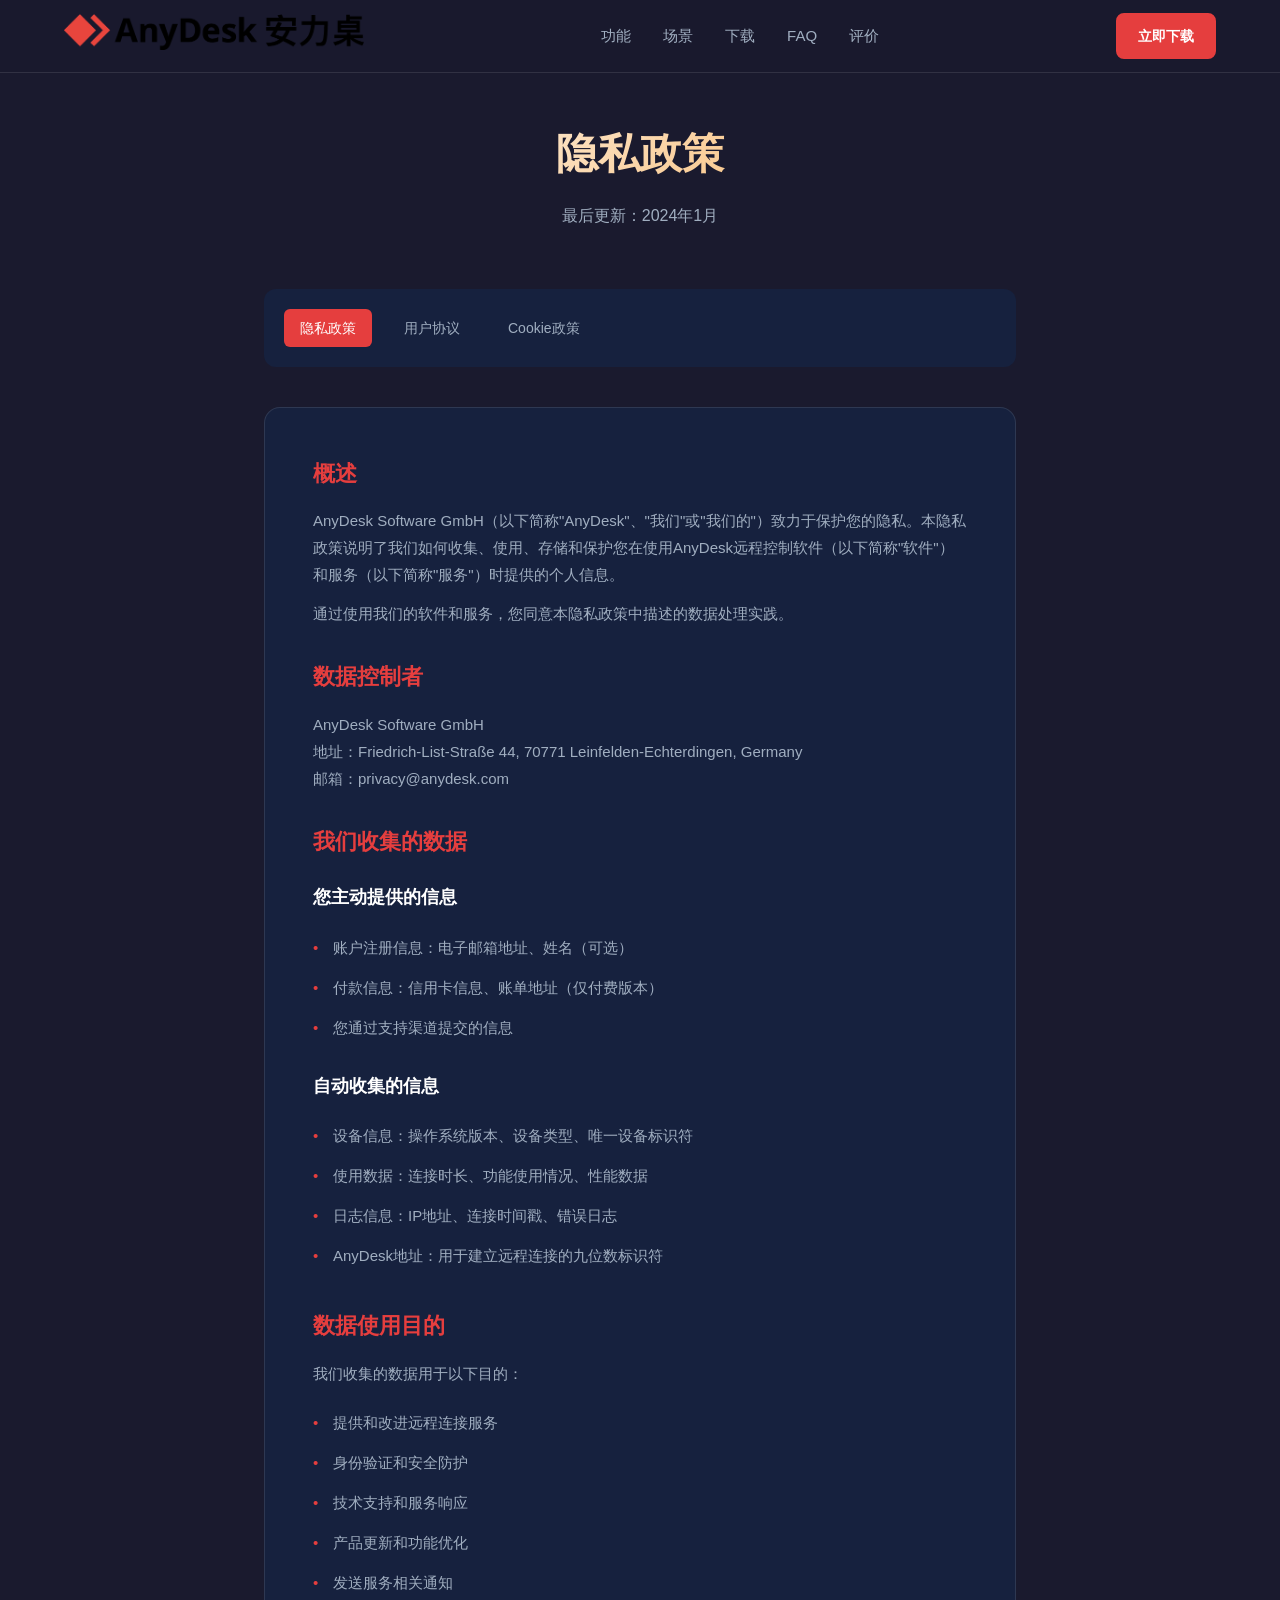
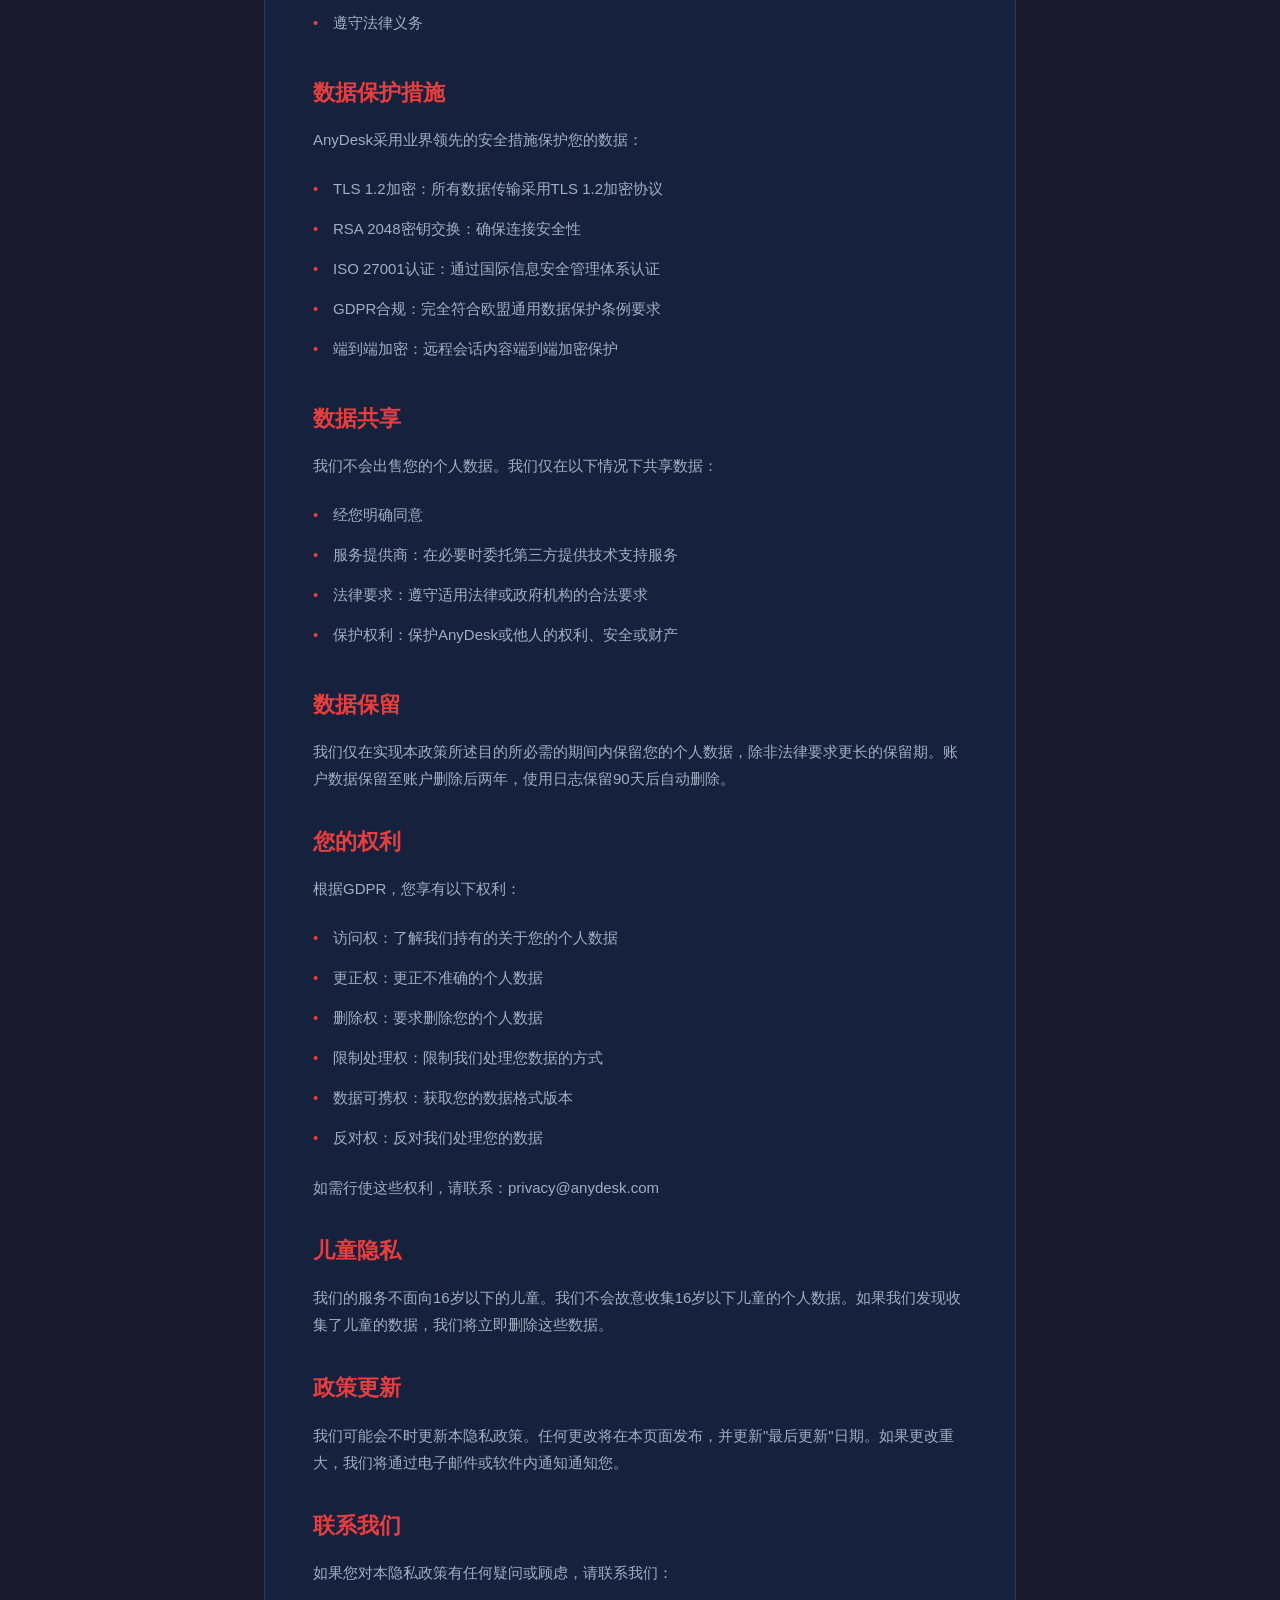
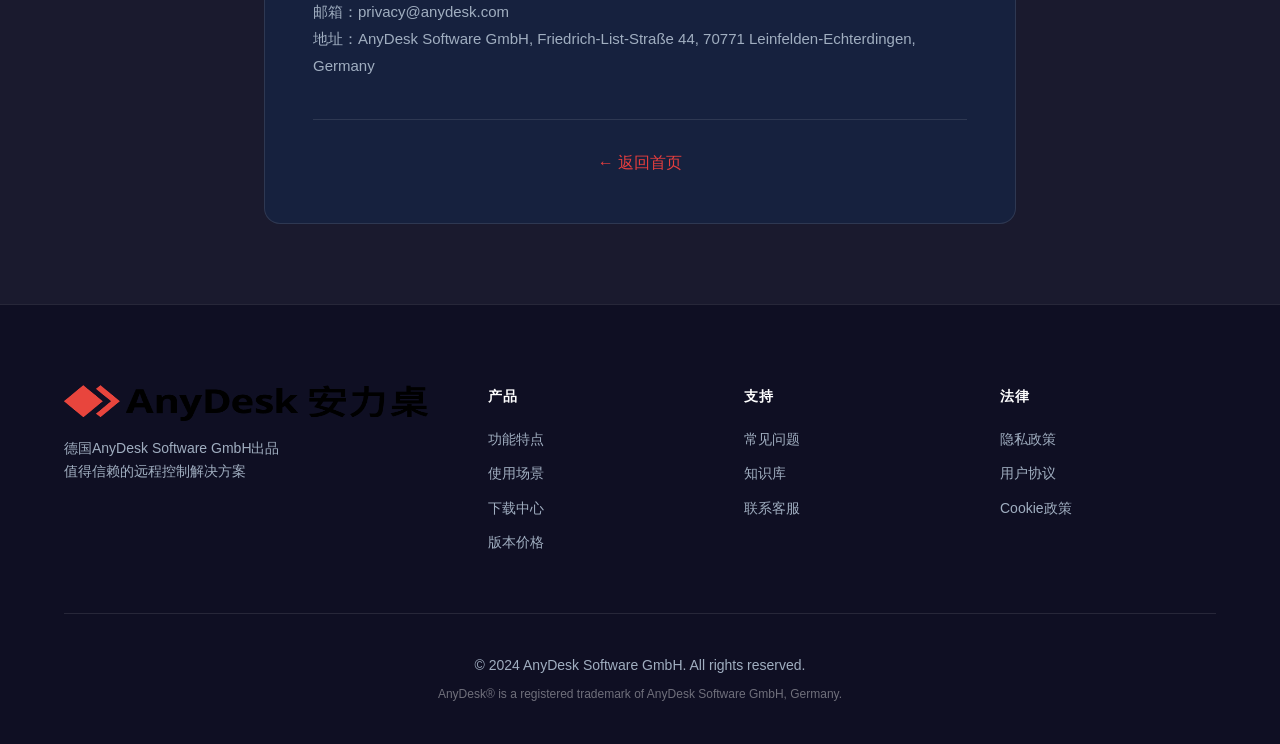
<file: privacy-policy.html>
<!DOCTYPE html>
<html lang="zh-CN">
<head>
    <meta charset="UTF-8">
    <meta name="viewport" content="width=device-width, initial-scale=1.0">
    <title>隐私政策 - AnyDesk远程控制</title>
    <meta name="description" content="AnyDesk隐私政策，了解AnyDesk如何收集、使用和保护您的个人数据。">
    <meta property="og:title" content="隐私政策 - AnyDesk远程控制">
    <meta property="og:description" content="AnyDesk隐私政策，了解AnyDesk如何收集、使用和保护您的个人数据。">
    <meta property="og:image" content="logo.png">
    <link rel="icon" type="image/png" href="favicon.png">
    <link rel="icon" type="image/svg+xml" href="logo.svg">
    <link rel="stylesheet" href="styles.css">
    <style>
        .legal-page {
            padding: 120px 0 80px;
            min-height: 100vh;
        }
        .legal-container {
            max-width: 800px;
            margin: 0 auto;
            padding: 0 24px;
        }
        .legal-header {
            text-align: center;
            margin-bottom: 60px;
        }
        .legal-title {
            font-size: 42px;
            font-weight: 800;
            margin-bottom: 16px;
            background: linear-gradient(135deg, #fff 0%, var(--accent-orange) 100%);
            -webkit-background-clip: text;
            -webkit-text-fill-color: transparent;
            background-clip: text;
        }
        .legal-subtitle {
            font-size: 16px;
            color: var(--text-muted);
        }
        .legal-content {
            background: var(--card-bg);
            border: 1px solid var(--border);
            border-radius: 16px;
            padding: 48px;
        }
        .legal-section {
            margin-bottom: 32px;
        }
        .legal-section:last-child {
            margin-bottom: 0;
        }
        .legal-section h2 {
            font-size: 22px;
            font-weight: 700;
            margin-bottom: 16px;
            color: var(--accent);
        }
        .legal-section h3 {
            font-size: 18px;
            font-weight: 600;
            margin: 24px 0 12px;
        }
        .legal-section p {
            font-size: 15px;
            color: var(--text-muted);
            line-height: 1.8;
            margin-bottom: 12px;
        }
        .legal-section ul {
            list-style: none;
            margin: 16px 0;
        }
        .legal-section li {
            font-size: 15px;
            color: var(--text-muted);
            padding: 8px 0;
            padding-left: 20px;
            position: relative;
        }
        .legal-section li::before {
            content: "•";
            position: absolute;
            left: 0;
            color: var(--accent);
        }
        .legal-nav {
            display: flex;
            flex-wrap: wrap;
            gap: 16px;
            margin-bottom: 40px;
            padding: 20px;
            background: var(--secondary);
            border-radius: 12px;
        }
        .legal-nav a {
            color: var(--text-muted);
            font-size: 14px;
            padding: 8px 16px;
            border-radius: 6px;
            transition: all 0.3s ease;
        }
        .legal-nav a:hover {
            background: var(--card-bg);
            color: white;
        }
        .legal-nav a.active {
            background: var(--accent);
            color: white;
        }
        .legal-footer {
            margin-top: 40px;
            padding-top: 30px;
            border-top: 1px solid var(--border);
            text-align: center;
        }
        .legal-footer a {
            color: var(--accent);
        }
        .legal-footer a:hover {
            text-decoration: underline;
        }
        @media (max-width: 768px) {
            .legal-title {
                font-size: 32px;
            }
            .legal-content {
                padding: 24px;
            }
        }
    </style>
</head>
<body>
    <!-- Header Navigation -->
    <header class="header">
        <div class="container header-inner">
            <a href="index.html" class="logo">
                <img src="logo.png" alt="AnyDesk" width="140" height="auto">
            </a>
            <nav class="nav">
                <a href="index.html#features" class="nav-link">功能</a>
                <a href="index.html#scenarios" class="nav-link">场景</a>
                <a href="index.html#download" class="nav-link">下载</a>
                <a href="index.html#faq" class="nav-link">FAQ</a>
                <a href="index.html#reviews" class="nav-link">评价</a>
            </nav>
            <a href="https://anydesk.com/download" class="btn btn-primary header-cta" target="_blank">立即下载</a>
        </div>
    </header>

    <main class="legal-page">
        <div class="legal-container">
            <div class="legal-header">
                <h1 class="legal-title">隐私政策</h1>
                <p class="legal-subtitle">最后更新：2024年1月</p>
            </div>
            
            <nav class="legal-nav">
                <a href="privacy-policy.html" class="active">隐私政策</a>
                <a href="user-agreement.html">用户协议</a>
                <a href="cookie-policy.html">Cookie政策</a>
            </nav>

            <div class="legal-content">
                <div class="legal-section">
                    <h2>概述</h2>
                    <p>AnyDesk Software GmbH（以下简称"AnyDesk"、"我们"或"我们的"）致力于保护您的隐私。本隐私政策说明了我们如何收集、使用、存储和保护您在使用AnyDesk远程控制软件（以下简称"软件"）和服务（以下简称"服务"）时提供的个人信息。</p>
                    <p>通过使用我们的软件和服务，您同意本隐私政策中描述的数据处理实践。</p>
                </div>

                <div class="legal-section">
                    <h2>数据控制者</h2>
                    <p>AnyDesk Software GmbH<br>
                    地址：Friedrich-List-Straße 44, 70771 Leinfelden-Echterdingen, Germany<br>
                    邮箱：privacy@anydesk.com</p>
                </div>

                <div class="legal-section">
                    <h2>我们收集的数据</h2>
                    <h3>您主动提供的信息</h3>
                    <ul>
                        <li>账户注册信息：电子邮箱地址、姓名（可选）</li>
                        <li>付款信息：信用卡信息、账单地址（仅付费版本）</li>
                        <li>您通过支持渠道提交的信息</li>
                    </ul>
                    
                    <h3>自动收集的信息</h3>
                    <ul>
                        <li>设备信息：操作系统版本、设备类型、唯一设备标识符</li>
                        <li>使用数据：连接时长、功能使用情况、性能数据</li>
                        <li>日志信息：IP地址、连接时间戳、错误日志</li>
                        <li>AnyDesk地址：用于建立远程连接的九位数标识符</li>
                    </ul>
                </div>

                <div class="legal-section">
                    <h2>数据使用目的</h2>
                    <p>我们收集的数据用于以下目的：</p>
                    <ul>
                        <li>提供和改进远程连接服务</li>
                        <li>身份验证和安全防护</li>
                        <li>技术支持和服务响应</li>
                        <li>产品更新和功能优化</li>
                        <li>发送服务相关通知</li>
                        <li>遵守法律义务</li>
                    </ul>
                </div>

                <div class="legal-section">
                    <h2>数据保护措施</h2>
                    <p>AnyDesk采用业界领先的安全措施保护您的数据：</p>
                    <ul>
                        <li>TLS 1.2加密：所有数据传输采用TLS 1.2加密协议</li>
                        <li>RSA 2048密钥交换：确保连接安全性</li>
                        <li>ISO 27001认证：通过国际信息安全管理体系认证</li>
                        <li>GDPR合规：完全符合欧盟通用数据保护条例要求</li>
                        <li>端到端加密：远程会话内容端到端加密保护</li>
                    </ul>
                </div>

                <div class="legal-section">
                    <h2>数据共享</h2>
                    <p>我们不会出售您的个人数据。我们仅在以下情况下共享数据：</p>
                    <ul>
                        <li>经您明确同意</li>
                        <li>服务提供商：在必要时委托第三方提供技术支持服务</li>
                        <li>法律要求：遵守适用法律或政府机构的合法要求</li>
                        <li>保护权利：保护AnyDesk或他人的权利、安全或财产</li>
                    </ul>
                </div>

                <div class="legal-section">
                    <h2>数据保留</h2>
                    <p>我们仅在实现本政策所述目的所必需的期间内保留您的个人数据，除非法律要求更长的保留期。账户数据保留至账户删除后两年，使用日志保留90天后自动删除。</p>
                </div>

                <div class="legal-section">
                    <h2>您的权利</h2>
                    <p>根据GDPR，您享有以下权利：</p>
                    <ul>
                        <li>访问权：了解我们持有的关于您的个人数据</li>
                        <li>更正权：更正不准确的个人数据</li>
                        <li>删除权：要求删除您的个人数据</li>
                        <li>限制处理权：限制我们处理您数据的方式</li>
                        <li>数据可携权：获取您的数据格式版本</li>
                        <li>反对权：反对我们处理您的数据</li>
                    </ul>
                    <p>如需行使这些权利，请联系：privacy@anydesk.com</p>
                </div>

                <div class="legal-section">
                    <h2>儿童隐私</h2>
                    <p>我们的服务不面向16岁以下的儿童。我们不会故意收集16岁以下儿童的个人数据。如果我们发现收集了儿童的数据，我们将立即删除这些数据。</p>
                </div>

                <div class="legal-section">
                    <h2>政策更新</h2>
                    <p>我们可能会不时更新本隐私政策。任何更改将在本页面发布，并更新"最后更新"日期。如果更改重大，我们将通过电子邮件或软件内通知通知您。</p>
                </div>

                <div class="legal-section">
                    <h2>联系我们</h2>
                    <p>如果您对本隐私政策有任何疑问或顾虑，请联系我们：</p>
                    <p>邮箱：privacy@anydesk.com<br>
                    地址：AnyDesk Software GmbH, Friedrich-List-Straße 44, 70771 Leinfelden-Echterdingen, Germany</p>
                </div>

                <div class="legal-footer">
                    <p><a href="index.html">← 返回首页</a></p>
                </div>
            </div>
        </div>
    </main>

    <!-- Footer -->
    <footer class="footer">
        <div class="container">
            <div class="footer-top">
                <div class="footer-brand">
                    <img src="logo.png" alt="AnyDesk" class="footer-logo" width="120">
                    <p class="footer-tagline">德国AnyDesk Software GmbH出品<br>值得信赖的远程控制解决方案</p>
                </div>
                <div class="footer-links">
                    <div class="footer-col">
                        <h4 class="footer-col-title">产品</h4>
                        <a href="index.html#features" class="footer-link">功能特点</a>
                        <a href="index.html#scenarios" class="footer-link">使用场景</a>
                        <a href="https://anydesk.com/download" class="footer-link" target="_blank">下载中心</a>
                        <a href="index.html#pricing" class="footer-link">版本价格</a>
                    </div>
                    <div class="footer-col">
                        <h4 class="footer-col-title">支持</h4>
                        <a href="index.html#faq" class="footer-link">常见问题</a>
                        <a href="https://anydesk.com/download" class="footer-link" target="_blank">知识库</a>
                        <a href="https://anydesk.com/download" class="footer-link" target="_blank">联系客服</a>
                    </div>
                    <div class="footer-col">
                        <h4 class="footer-col-title">法律</h4>
                        <a href="privacy-policy.html" class="footer-link">隐私政策</a>
                        <a href="user-agreement.html" class="footer-link">用户协议</a>
                        <a href="cookie-policy.html" class="footer-link">Cookie政策</a>
                    </div>
                </div>
            </div>
            <div class="footer-bottom">
                <p class="copyright">© 2024 AnyDesk Software GmbH. All rights reserved.</p>
                <p class="footer-note">AnyDesk® is a registered trademark of AnyDesk Software GmbH, Germany.</p>
            </div>
        </div>
    </footer>

    <script src="main.js"></script>
</body>
</html>
</file>
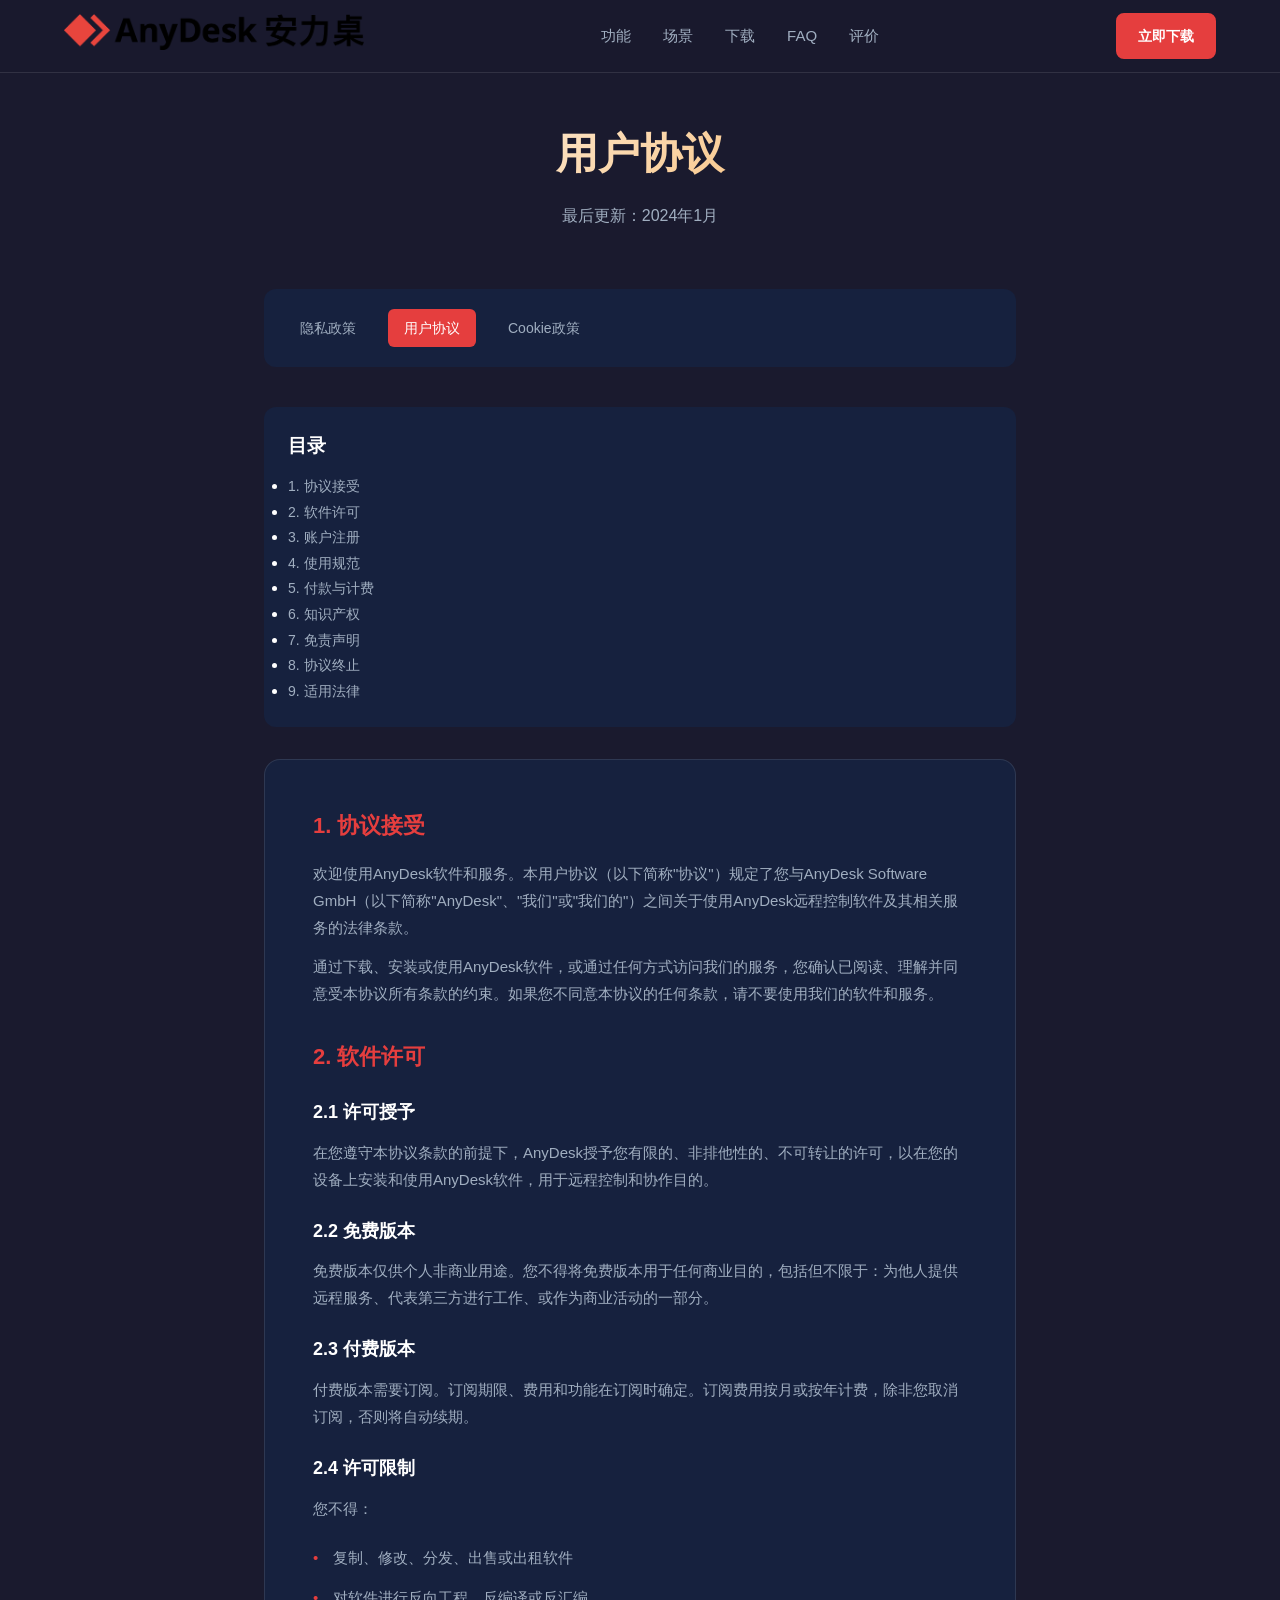
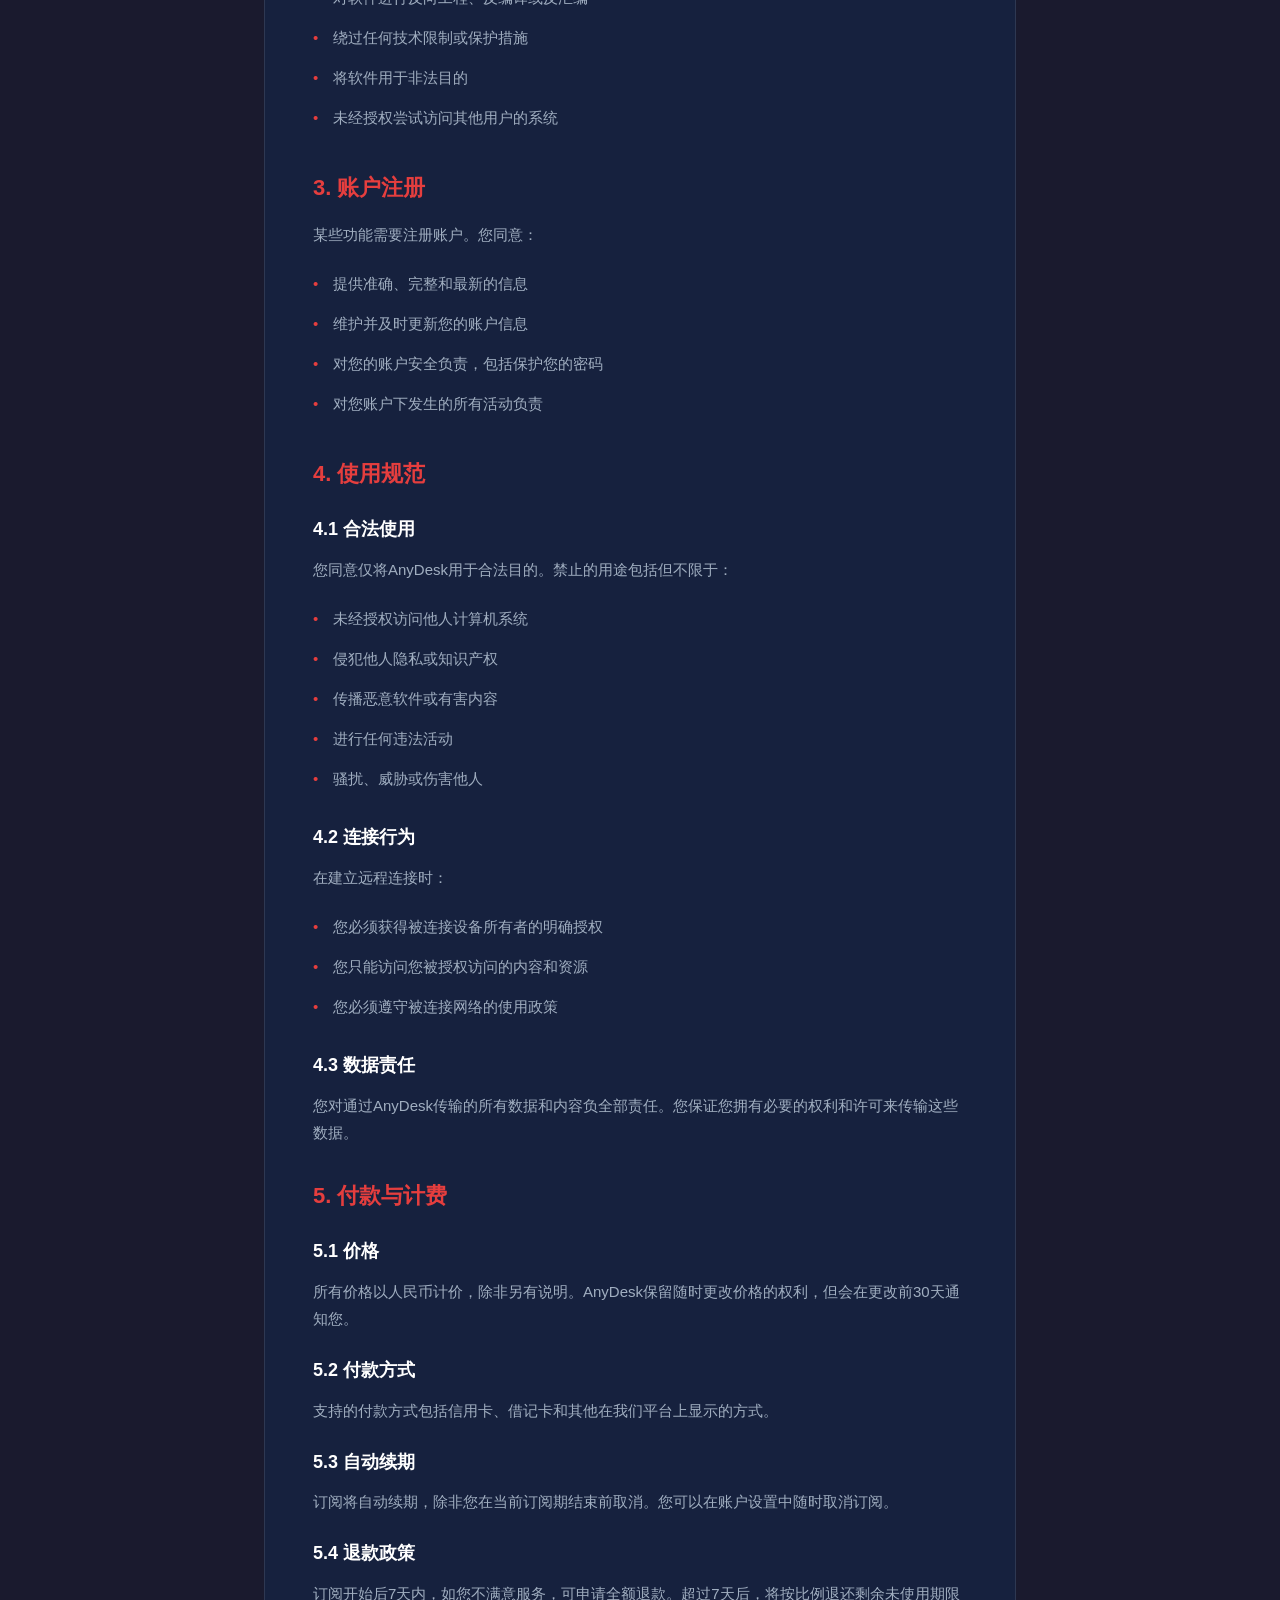
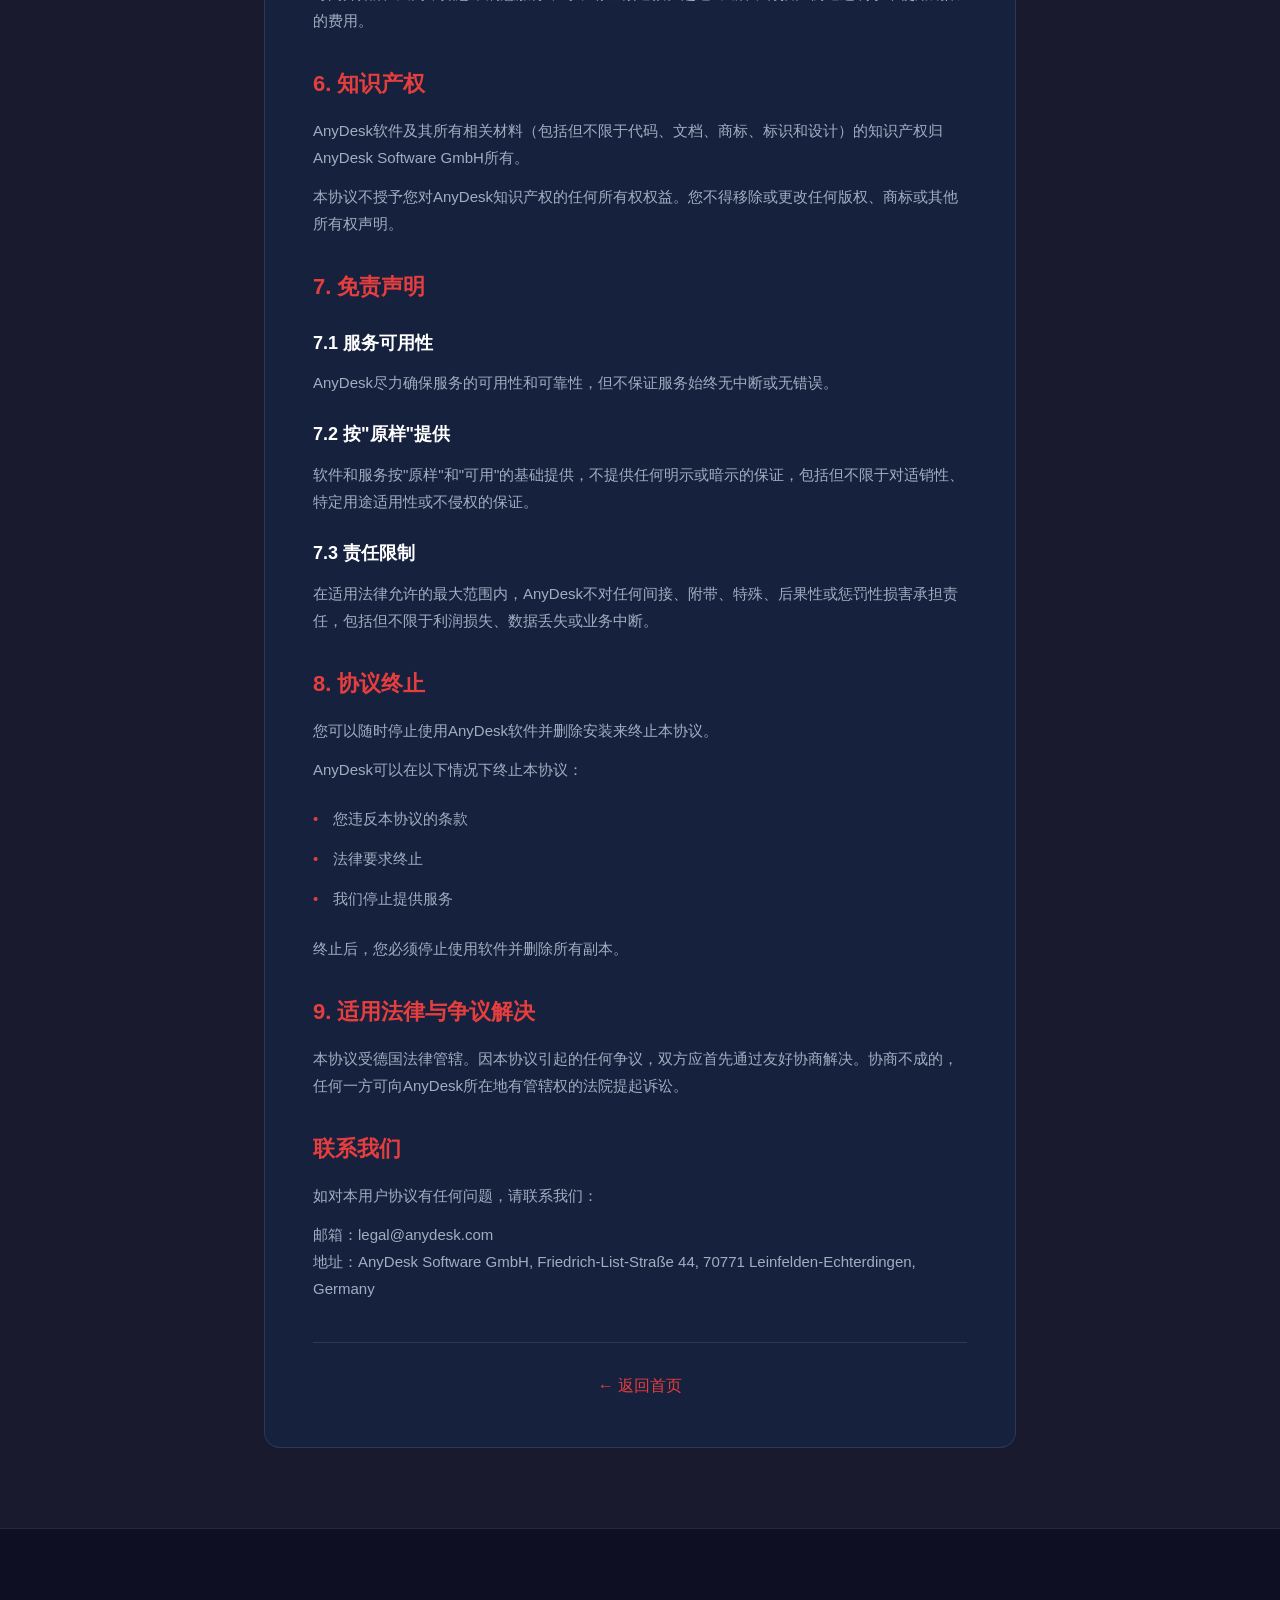
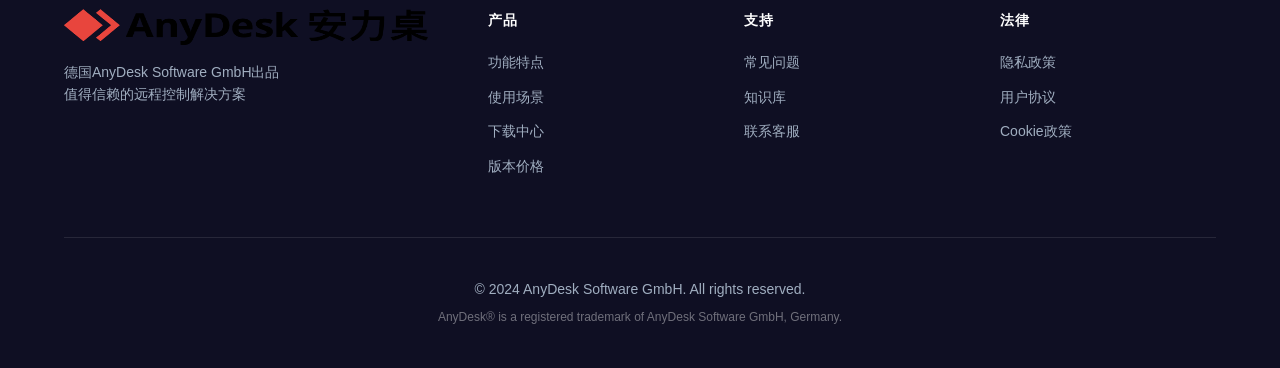
<file: user-agreement.html>
<!DOCTYPE html>
<html lang="zh-CN">
<head>
    <meta charset="UTF-8">
    <meta name="viewport" content="width=device-width, initial-scale=1.0">
    <title>用户协议 - AnyDesk远程控制</title>
    <meta name="description" content="AnyDesk用户协议，了解使用AnyDesk软件和服务的条款与条件。">
    <meta property="og:title" content="用户协议 - AnyDesk远程控制">
    <meta property="og:description" content="AnyDesk用户协议，了解使用AnyDesk软件和服务的条款与条件。">
    <meta property="og:image" content="logo.png">
    <link rel="icon" type="image/png" href="favicon.png">
    <link rel="icon" type="image/svg+xml" href="logo.svg">
    <link rel="stylesheet" href="styles.css">
    <style>
        .legal-page {
            padding: 120px 0 80px;
            min-height: 100vh;
        }
        .legal-container {
            max-width: 800px;
            margin: 0 auto;
            padding: 0 24px;
        }
        .legal-header {
            text-align: center;
            margin-bottom: 60px;
        }
        .legal-title {
            font-size: 42px;
            font-weight: 800;
            margin-bottom: 16px;
            background: linear-gradient(135deg, #fff 0%, var(--accent-orange) 100%);
            -webkit-background-clip: text;
            -webkit-text-fill-color: transparent;
            background-clip: text;
        }
        .legal-subtitle {
            font-size: 16px;
            color: var(--text-muted);
        }
        .legal-content {
            background: var(--card-bg);
            border: 1px solid var(--border);
            border-radius: 16px;
            padding: 48px;
        }
        .legal-section {
            margin-bottom: 32px;
        }
        .legal-section:last-child {
            margin-bottom: 0;
        }
        .legal-section h2 {
            font-size: 22px;
            font-weight: 700;
            margin-bottom: 16px;
            color: var(--accent);
        }
        .legal-section h3 {
            font-size: 18px;
            font-weight: 600;
            margin: 24px 0 12px;
        }
        .legal-section p {
            font-size: 15px;
            color: var(--text-muted);
            line-height: 1.8;
            margin-bottom: 12px;
        }
        .legal-section ul {
            list-style: none;
            margin: 16px 0;
        }
        .legal-section li {
            font-size: 15px;
            color: var(--text-muted);
            padding: 8px 0;
            padding-left: 20px;
            position: relative;
        }
        .legal-section li::before {
            content: "•";
            position: absolute;
            left: 0;
            color: var(--accent);
        }
        .legal-nav {
            display: flex;
            flex-wrap: wrap;
            gap: 16px;
            margin-bottom: 40px;
            padding: 20px;
            background: var(--secondary);
            border-radius: 12px;
        }
        .legal-nav a {
            color: var(--text-muted);
            font-size: 14px;
            padding: 8px 16px;
            border-radius: 6px;
            transition: all 0.3s ease;
        }
        .legal-nav a:hover {
            background: var(--card-bg);
            color: white;
        }
        .legal-nav a.active {
            background: var(--accent);
            color: white;
        }
        .legal-footer {
            margin-top: 40px;
            padding-top: 30px;
            border-top: 1px solid var(--border);
            text-align: center;
        }
        .legal-footer a {
            color: var(--accent);
        }
        .legal-footer a:hover {
            text-decoration: underline;
        }
        .toc {
            background: var(--secondary);
            border-radius: 12px;
            padding: 24px;
            margin-bottom: 32px;
        }
        .toc h3 {
            margin-top: 0 !important;
            color: white;
        }
        .toc ul {
            margin: 12px 0 0 0;
        }
        .toc a {
            color: var(--text-muted);
            font-size: 14px;
        }
        .toc a:hover {
            color: var(--accent);
        }
        @media (max-width: 768px) {
            .legal-title {
                font-size: 32px;
            }
            .legal-content {
                padding: 24px;
            }
        }
    </style>
</head>
<body>
    <!-- Header Navigation -->
    <header class="header">
        <div class="container header-inner">
            <a href="index.html" class="logo">
                <img src="logo.png" alt="AnyDesk" width="140" height="auto">
            </a>
            <nav class="nav">
                <a href="index.html#features" class="nav-link">功能</a>
                <a href="index.html#scenarios" class="nav-link">场景</a>
                <a href="index.html#download" class="nav-link">下载</a>
                <a href="index.html#faq" class="nav-link">FAQ</a>
                <a href="index.html#reviews" class="nav-link">评价</a>
            </nav>
            <a href="https://anydesk.com/download" class="btn btn-primary header-cta" target="_blank">立即下载</a>
        </div>
    </header>

    <main class="legal-page">
        <div class="legal-container">
            <div class="legal-header">
                <h1 class="legal-title">用户协议</h1>
                <p class="legal-subtitle">最后更新：2024年1月</p>
            </div>
            
            <nav class="legal-nav">
                <a href="privacy-policy.html">隐私政策</a>
                <a href="user-agreement.html" class="active">用户协议</a>
                <a href="cookie-policy.html">Cookie政策</a>
            </nav>

            <div class="toc">
                <h3>目录</h3>
                <ul>
                    <li><a href="#acceptance">1. 协议接受</a></li>
                    <li><a href="#license">2. 软件许可</a></li>
                    <li><a href="#account">3. 账户注册</a></li>
                    <li><a href="#usage">4. 使用规范</a></li>
                    <li><a href="#payment">5. 付款与计费</a></li>
                    <li><a href="#ip">6. 知识产权</a></li>
                    <li><a href="#warranty">7. 免责声明</a></li>
                    <li><a href="#termination">8. 协议终止</a></li>
                    <li><a href="#law">9. 适用法律</a></li>
                </ul>
            </div>

            <div class="legal-content">
                <div class="legal-section" id="acceptance">
                    <h2>1. 协议接受</h2>
                    <p>欢迎使用AnyDesk软件和服务。本用户协议（以下简称"协议"）规定了您与AnyDesk Software GmbH（以下简称"AnyDesk"、"我们"或"我们的"）之间关于使用AnyDesk远程控制软件及其相关服务的法律条款。</p>
                    <p>通过下载、安装或使用AnyDesk软件，或通过任何方式访问我们的服务，您确认已阅读、理解并同意受本协议所有条款的约束。如果您不同意本协议的任何条款，请不要使用我们的软件和服务。</p>
                </div>

                <div class="legal-section" id="license">
                    <h2>2. 软件许可</h2>
                    <h3>2.1 许可授予</h3>
                    <p>在您遵守本协议条款的前提下，AnyDesk授予您有限的、非排他性的、不可转让的许可，以在您的设备上安装和使用AnyDesk软件，用于远程控制和协作目的。</p>
                    
                    <h3>2.2 免费版本</h3>
                    <p>免费版本仅供个人非商业用途。您不得将免费版本用于任何商业目的，包括但不限于：为他人提供远程服务、代表第三方进行工作、或作为商业活动的一部分。</p>
                    
                    <h3>2.3 付费版本</h3>
                    <p>付费版本需要订阅。订阅期限、费用和功能在订阅时确定。订阅费用按月或按年计费，除非您取消订阅，否则将自动续期。</p>
                    
                    <h3>2.4 许可限制</h3>
                    <p>您不得：</p>
                    <ul>
                        <li>复制、修改、分发、出售或出租软件</li>
                        <li>对软件进行反向工程、反编译或反汇编</li>
                        <li>绕过任何技术限制或保护措施</li>
                        <li>将软件用于非法目的</li>
                        <li>未经授权尝试访问其他用户的系统</li>
                    </ul>
                </div>

                <div class="legal-section" id="account">
                    <h2>3. 账户注册</h2>
                    <p>某些功能需要注册账户。您同意：</p>
                    <ul>
                        <li>提供准确、完整和最新的信息</li>
                        <li>维护并及时更新您的账户信息</li>
                        <li>对您的账户安全负责，包括保护您的密码</li>
                        <li>对您账户下发生的所有活动负责</li>
                    </ul>
                </div>

                <div class="legal-section" id="usage">
                    <h2>4. 使用规范</h2>
                    <h3>4.1 合法使用</h3>
                    <p>您同意仅将AnyDesk用于合法目的。禁止的用途包括但不限于：</p>
                    <ul>
                        <li>未经授权访问他人计算机系统</li>
                        <li>侵犯他人隐私或知识产权</li>
                        <li>传播恶意软件或有害内容</li>
                        <li>进行任何违法活动</li>
                        <li>骚扰、威胁或伤害他人</li>
                    </ul>
                    
                    <h3>4.2 连接行为</h3>
                    <p>在建立远程连接时：</p>
                    <ul>
                        <li>您必须获得被连接设备所有者的明确授权</li>
                        <li>您只能访问您被授权访问的内容和资源</li>
                        <li>您必须遵守被连接网络的使用政策</li>
                    </ul>
                    
                    <h3>4.3 数据责任</h3>
                    <p>您对通过AnyDesk传输的所有数据和内容负全部责任。您保证您拥有必要的权利和许可来传输这些数据。</p>
                </div>

                <div class="legal-section" id="payment">
                    <h2>5. 付款与计费</h2>
                    <h3>5.1 价格</h3>
                    <p>所有价格以人民币计价，除非另有说明。AnyDesk保留随时更改价格的权利，但会在更改前30天通知您。</p>
                    
                    <h3>5.2 付款方式</h3>
                    <p>支持的付款方式包括信用卡、借记卡和其他在我们平台上显示的方式。</p>
                    
                    <h3>5.3 自动续期</h3>
                    <p>订阅将自动续期，除非您在当前订阅期结束前取消。您可以在账户设置中随时取消订阅。</p>
                    
                    <h3>5.4 退款政策</h3>
                    <p>订阅开始后7天内，如您不满意服务，可申请全额退款。超过7天后，将按比例退还剩余未使用期限的费用。</p>
                </div>

                <div class="legal-section" id="ip">
                    <h2>6. 知识产权</h2>
                    <p>AnyDesk软件及其所有相关材料（包括但不限于代码、文档、商标、标识和设计）的知识产权归AnyDesk Software GmbH所有。</p>
                    <p>本协议不授予您对AnyDesk知识产权的任何所有权权益。您不得移除或更改任何版权、商标或其他所有权声明。</p>
                </div>

                <div class="legal-section" id="warranty">
                    <h2>7. 免责声明</h2>
                    <h3>7.1 服务可用性</h3>
                    <p>AnyDesk尽力确保服务的可用性和可靠性，但不保证服务始终无中断或无错误。</p>
                    
                    <h3>7.2 按"原样"提供</h3>
                    <p>软件和服务按"原样"和"可用"的基础提供，不提供任何明示或暗示的保证，包括但不限于对适销性、特定用途适用性或不侵权的保证。</p>
                    
                    <h3>7.3 责任限制</h3>
                    <p>在适用法律允许的最大范围内，AnyDesk不对任何间接、附带、特殊、后果性或惩罚性损害承担责任，包括但不限于利润损失、数据丢失或业务中断。</p>
                </div>

                <div class="legal-section" id="termination">
                    <h2>8. 协议终止</h2>
                    <p>您可以随时停止使用AnyDesk软件并删除安装来终止本协议。</p>
                    <p>AnyDesk可以在以下情况下终止本协议：</p>
                    <ul>
                        <li>您违反本协议的条款</li>
                        <li>法律要求终止</li>
                        <li>我们停止提供服务</li>
                    </ul>
                    <p>终止后，您必须停止使用软件并删除所有副本。</p>
                </div>

                <div class="legal-section" id="law">
                    <h2>9. 适用法律与争议解决</h2>
                    <p>本协议受德国法律管辖。因本协议引起的任何争议，双方应首先通过友好协商解决。协商不成的，任何一方可向AnyDesk所在地有管辖权的法院提起诉讼。</p>
                </div>

                <div class="legal-section">
                    <h2>联系我们</h2>
                    <p>如对本用户协议有任何问题，请联系我们：</p>
                    <p>邮箱：legal@anydesk.com<br>
                    地址：AnyDesk Software GmbH, Friedrich-List-Straße 44, 70771 Leinfelden-Echterdingen, Germany</p>
                </div>

                <div class="legal-footer">
                    <p><a href="index.html">← 返回首页</a></p>
                </div>
            </div>
        </div>
    </main>

    <!-- Footer -->
    <footer class="footer">
        <div class="container">
            <div class="footer-top">
                <div class="footer-brand">
                    <img src="logo.png" alt="AnyDesk" class="footer-logo" width="120">
                    <p class="footer-tagline">德国AnyDesk Software GmbH出品<br>值得信赖的远程控制解决方案</p>
                </div>
                <div class="footer-links">
                    <div class="footer-col">
                        <h4 class="footer-col-title">产品</h4>
                        <a href="index.html#features" class="footer-link">功能特点</a>
                        <a href="index.html#scenarios" class="footer-link">使用场景</a>
                        <a href="https://anydesk.com/download" class="footer-link" target="_blank">下载中心</a>
                        <a href="index.html#pricing" class="footer-link">版本价格</a>
                    </div>
                    <div class="footer-col">
                        <h4 class="footer-col-title">支持</h4>
                        <a href="index.html#faq" class="footer-link">常见问题</a>
                        <a href="https://anydesk.com/download" class="footer-link" target="_blank">知识库</a>
                        <a href="https://anydesk.com/download" class="footer-link" target="_blank">联系客服</a>
                    </div>
                    <div class="footer-col">
                        <h4 class="footer-col-title">法律</h4>
                        <a href="privacy-policy.html" class="footer-link">隐私政策</a>
                        <a href="user-agreement.html" class="footer-link">用户协议</a>
                        <a href="cookie-policy.html" class="footer-link">Cookie政策</a>
                    </div>
                </div>
            </div>
            <div class="footer-bottom">
                <p class="copyright">© 2024 AnyDesk Software GmbH. All rights reserved.</p>
                <p class="footer-note">AnyDesk® is a registered trademark of AnyDesk Software GmbH, Germany.</p>
            </div>
        </div>
    </footer>

    <script src="main.js"></script>
</body>
</html>
</file>
<file: styles.css>
/* AnyDesk Site 2 - Dark Business Style */
/* Color Palette */
:root {
    --primary: #1a1a2e;
    --secondary: #16213e;
    --accent: #E53E3E;
    --accent-orange: #F6AD55;
    --text: #ffffff;
    --text-muted: #a0aec0;
    --border: rgba(255, 255, 255, 0.1);
    --card-bg: #16213e;
    --gradient-start: #1a1a2e;
    --gradient-end: #0f0f23;
}

* {
    margin: 0;
    padding: 0;
    box-sizing: border-box;
}

html {
    scroll-behavior: smooth;
}

body {
    font-family: 'Segoe UI', -apple-system, BlinkMacSystemFont, 'PingFang SC', 'Microsoft YaHei', sans-serif;
    background-color: var(--primary);
    color: var(--text);
    line-height: 1.6;
    -webkit-font-smoothing: antialiased;
}

a {
    color: inherit;
    text-decoration: none;
    transition: color 0.3s ease;
}

a:hover {
    color: var(--accent);
}

img {
    max-width: 100%;
    height: auto;
}

.container {
    max-width: 1200px;
    margin: 0 auto;
    padding: 0 24px;
}

/* Button Styles */
.btn {
    display: inline-flex;
    align-items: center;
    justify-content: center;
    gap: 8px;
    padding: 12px 24px;
    border-radius: 8px;
    font-size: 15px;
    font-weight: 600;
    border: 2px solid transparent;
    cursor: pointer;
    transition: all 0.3s ease;
    white-space: nowrap;
}

.btn-primary {
    background: var(--accent);
    color: white;
    border-color: var(--accent);
}

.btn-primary:hover {
    background: #c53030;
    border-color: #c53030;
    color: white;
    transform: translateY(-2px);
    box-shadow: 0 4px 15px rgba(229, 62, 62, 0.4);
}

.btn-secondary {
    background: var(--secondary);
    color: white;
    border-color: rgba(255, 255, 255, 0.2);
}

.btn-secondary:hover {
    background: #1e2d4d;
    color: white;
}

.btn-outline {
    background: transparent;
    color: white;
    border-color: rgba(255, 255, 255, 0.3);
}

.btn-outline:hover {
    background: rgba(255, 255, 255, 0.1);
    color: white;
    border-color: white;
}

.btn-lg {
    padding: 14px 28px;
    font-size: 16px;
}

.btn-xl {
    padding: 18px 36px;
    font-size: 18px;
}

.btn-icon {
    font-size: 18px;
}

/* Header */
.header {
    position: fixed;
    top: 0;
    left: 0;
    right: 0;
    z-index: 1000;
    background: rgba(26, 26, 46, 0.95);
    backdrop-filter: blur(10px);
    border-bottom: 1px solid var(--border);
}

.header-inner {
    display: flex;
    align-items: center;
    justify-content: space-between;
    height: 72px;
}

.logo img {
    height: 36px;
    width: auto;
}

.nav {
    display: flex;
    gap: 32px;
}

.nav-link {
    color: var(--text-muted);
    font-size: 15px;
    font-weight: 500;
    transition: color 0.3s ease;
}

.nav-link:hover {
    color: white;
}

.header-cta {
    padding: 10px 20px;
    font-size: 14px;
}

/* Hero Section */
.hero {
    padding: 140px 0 80px;
    background: linear-gradient(135deg, var(--gradient-start) 0%, var(--gradient-end) 100%);
    min-height: 100vh;
    display: flex;
    align-items: center;
}

.hero-inner {
    display: grid;
    grid-template-columns: 1fr 1fr;
    gap: 60px;
    align-items: center;
}

.hero-title {
    font-size: 56px;
    font-weight: 800;
    line-height: 1.2;
    margin-bottom: 16px;
    background: linear-gradient(135deg, #fff 0%, var(--accent-orange) 100%);
    -webkit-background-clip: text;
    -webkit-text-fill-color: transparent;
    background-clip: text;
}

.hero-subtitle {
    font-size: 22px;
    color: var(--accent-orange);
    margin-bottom: 20px;
    font-weight: 600;
}

.hero-desc {
    font-size: 18px;
    color: var(--text-muted);
    margin-bottom: 32px;
    line-height: 1.8;
}

.hero-stats {
    display: flex;
    gap: 40px;
    margin-bottom: 36px;
    padding: 20px 0;
    border-top: 1px solid var(--border);
    border-bottom: 1px solid var(--border);
}

.stat-item {
    display: flex;
    flex-direction: column;
}

.stat-num {
    font-size: 32px;
    font-weight: 800;
    color: var(--accent);
}

.stat-label {
    font-size: 14px;
    color: var(--text-muted);
}

.hero-buttons {
    display: flex;
    flex-wrap: wrap;
    gap: 16px;
    margin-bottom: 20px;
}

.hero-note {
    font-size: 14px;
    color: var(--text-muted);
}

.hero-visual {
    position: relative;
}

.hero-img {
    aspect-ratio: 16/9;
    width: 100%;
    height: auto;
    object-fit: cover;
    border-radius: 16px;
    box-shadow: 0 20px 60px rgba(0, 0, 0, 0.4);
}

/* Section Styles */
.section-header {
    text-align: center;
    margin-bottom: 60px;
}

.section-title {
    font-size: 40px;
    font-weight: 700;
    margin-bottom: 16px;
}

.section-desc {
    font-size: 18px;
    color: var(--text-muted);
    max-width: 600px;
    margin: 0 auto;
}

/* Features Section */
.features {
    padding: 100px 0;
    background: var(--secondary);
}

.features-grid {
    display: grid;
    grid-template-columns: repeat(3, 1fr);
    gap: 24px;
}

.feature-card {
    background: var(--card-bg);
    border: 1px solid var(--border);
    border-radius: 16px;
    padding: 32px;
    transition: all 0.3s ease;
}

.feature-card:hover {
    transform: translateY(-4px);
    border-color: var(--accent);
    box-shadow: 0 8px 30px rgba(229, 62, 62, 0.2);
}

.feature-icon {
    font-size: 48px;
    display: block;
    margin-bottom: 20px;
}

.feature-title {
    font-size: 22px;
    font-weight: 700;
    margin-bottom: 12px;
}

.feature-desc {
    font-size: 15px;
    color: var(--text-muted);
    line-height: 1.7;
}

/* Scenarios Section */
.scenarios {
    padding: 100px 0;
    background: var(--primary);
}

.scenarios-grid {
    display: grid;
    grid-template-columns: repeat(4, 1fr);
    gap: 24px;
}

.scenario-card {
    position: relative;
    border-radius: 16px;
    overflow: hidden;
    background: var(--card-bg);
}

.scenario-large {
    grid-column: span 2;
    grid-row: span 2;
}

.scenario-img {
    aspect-ratio: 16/9;
    width: 100%;
    height: auto;
    object-fit: cover;
    border-radius: 12px;
    transition: transform 0.3s ease;
}

.scenario-card:hover .scenario-img {
    transform: scale(1.05);
}

.scenario-overlay {
    position: absolute;
    bottom: 0;
    left: 0;
    right: 0;
    padding: 24px;
    background: linear-gradient(transparent, rgba(0, 0, 0, 0.9));
}

.scenario-title {
    font-size: 20px;
    font-weight: 700;
    margin-bottom: 8px;
}

.scenario-desc {
    font-size: 14px;
    color: var(--text-muted);
}

.scenario-placeholder {
    padding: 40px 24px;
    text-align: center;
    height: 100%;
    display: flex;
    flex-direction: column;
    justify-content: center;
    align-items: center;
}

.placeholder-icon {
    font-size: 64px;
    margin-bottom: 16px;
}

/* Specs Section */
.specs {
    padding: 100px 0;
    background: var(--secondary);
}

.specs-table-wrapper {
    overflow-x: auto;
    margin-bottom: 32px;
}

.specs-table {
    width: 100%;
    border-collapse: collapse;
    background: var(--card-bg);
    border-radius: 12px;
    overflow: hidden;
}

.specs-table th,
.specs-table td {
    padding: 16px 20px;
    text-align: left;
    border-bottom: 1px solid var(--border);
}

.specs-table th {
    background: rgba(229, 62, 62, 0.1);
    font-weight: 600;
    color: var(--accent);
    font-size: 14px;
    text-transform: uppercase;
    letter-spacing: 0.5px;
}

.specs-table td {
    font-size: 14px;
    color: var(--text-muted);
}

.specs-table tr:hover td {
    background: rgba(255, 255, 255, 0.02);
}

.badge {
    display: inline-block;
    padding: 4px 12px;
    background: var(--accent);
    color: white;
    border-radius: 20px;
    font-size: 12px;
    font-weight: 600;
}

.specs-note {
    background: var(--card-bg);
    border: 1px solid var(--border);
    border-radius: 12px;
    padding: 24px;
}

.specs-note p {
    font-size: 15px;
    color: var(--text-muted);
    margin-bottom: 12px;
}

.specs-note p:last-child {
    margin-bottom: 0;
}

/* Pricing Section */
.pricing {
    padding: 100px 0;
    background: var(--primary);
}

.pricing-grid {
    display: grid;
    grid-template-columns: repeat(3, 1fr);
    gap: 32px;
}

.pricing-card {
    background: var(--card-bg);
    border: 1px solid var(--border);
    border-radius: 20px;
    padding: 40px 32px;
    position: relative;
    transition: all 0.3s ease;
}

.pricing-card:hover {
    transform: translateY(-4px);
}

.pricing-featured {
    border-color: var(--accent);
    box-shadow: 0 8px 40px rgba(229, 62, 62, 0.2);
}

.pricing-badge {
    position: absolute;
    top: -12px;
    left: 50%;
    transform: translateX(-50%);
    background: var(--accent);
    color: white;
    padding: 6px 20px;
    border-radius: 20px;
    font-size: 12px;
    font-weight: 600;
}

.pricing-header {
    text-align: center;
    margin-bottom: 24px;
}

.pricing-name {
    font-size: 24px;
    font-weight: 700;
    margin-bottom: 8px;
}

.pricing-desc {
    font-size: 14px;
    color: var(--text-muted);
}

.pricing-price {
    text-align: center;
    margin-bottom: 32px;
    padding-bottom: 32px;
    border-bottom: 1px solid var(--border);
}

.price {
    font-size: 48px;
    font-weight: 800;
    color: var(--accent);
}

.period {
    font-size: 16px;
    color: var(--text-muted);
}

.pricing-features {
    list-style: none;
    margin-bottom: 32px;
}

.pricing-features li {
    padding: 12px 0;
    font-size: 15px;
    color: var(--text-muted);
    border-bottom: 1px solid var(--border);
}

.pricing-features li:last-child {
    border-bottom: none;
}

.pricing-card .btn {
    width: 100%;
}

/* FAQ Section */
.faq {
    padding: 100px 0;
    background: var(--secondary);
}

.faq-list {
    max-width: 800px;
    margin: 0 auto;
}

.faq-item {
    background: var(--card-bg);
    border: 1px solid var(--border);
    border-radius: 12px;
    margin-bottom: 16px;
    overflow: hidden;
    transition: all 0.3s ease;
}

.faq-item:hover {
    border-color: rgba(255, 255, 255, 0.2);
}

.faq-question {
    width: 100%;
    display: flex;
    justify-content: space-between;
    align-items: center;
    padding: 20px 24px;
    background: transparent;
    border: none;
    color: white;
    font-size: 16px;
    font-weight: 600;
    text-align: left;
    cursor: pointer;
    transition: all 0.3s ease;
}

.faq-question:hover {
    color: var(--accent);
}

.faq-icon {
    font-size: 24px;
    font-weight: 300;
    color: var(--accent);
    transition: transform 0.3s ease;
}

.faq-item.active .faq-icon {
    transform: rotate(45deg);
}

.faq-answer {
    max-height: 0;
    overflow: hidden;
    transition: max-height 0.3s ease, padding 0.3s ease;
}

.faq-item.active .faq-answer {
    max-height: 300px;
    padding: 0 24px 20px;
}

.faq-answer p {
    font-size: 15px;
    color: var(--text-muted);
    line-height: 1.8;
}

/* Reviews Section */
.reviews {
    padding: 100px 0;
    background: var(--primary);
}

.reviews-grid {
    display: grid;
    grid-template-columns: repeat(3, 1fr);
    gap: 32px;
}

.review-card {
    background: var(--card-bg);
    border: 1px solid var(--border);
    border-radius: 16px;
    padding: 32px;
    transition: all 0.3s ease;
}

.review-card:hover {
    transform: translateY(-4px);
    border-color: var(--accent);
}

.review-stars {
    color: var(--accent-orange);
    font-size: 20px;
    margin-bottom: 16px;
    letter-spacing: 2px;
}

.review-text {
    font-size: 16px;
    line-height: 1.8;
    color: var(--text-muted);
    margin-bottom: 24px;
    font-style: italic;
}

.review-author {
    display: flex;
    flex-direction: column;
    gap: 4px;
    padding-top: 20px;
    border-top: 1px solid var(--border);
}

.author-name {
    font-weight: 600;
    font-size: 16px;
}

.author-title {
    font-size: 14px;
    color: var(--text-muted);
}

/* CTA Section */
.cta {
    padding: 100px 0;
    background: linear-gradient(135deg, var(--accent) 0%, #c53030 100%);
}

.cta-content {
    text-align: center;
}

.cta-title {
    font-size: 48px;
    font-weight: 800;
    margin-bottom: 16px;
}

.cta-desc {
    font-size: 20px;
    opacity: 0.9;
    margin-bottom: 40px;
}

.cta-buttons {
    display: flex;
    justify-content: center;
    gap: 20px;
    flex-wrap: wrap;
}

.cta .btn-outline {
    border-color: white;
    color: white;
}

.cta .btn-outline:hover {
    background: rgba(255, 255, 255, 0.2);
}

/* Footer */
.footer {
    padding: 80px 0 40px;
    background: var(--gradient-end);
    border-top: 1px solid var(--border);
}

.footer-top {
    display: grid;
    grid-template-columns: 1fr 2fr;
    gap: 60px;
    margin-bottom: 60px;
}

.footer-brand {
    display: flex;
    flex-direction: column;
    gap: 16px;
}

.footer-logo {
    height: 36px;
    width: auto;
}

.footer-tagline {
    font-size: 14px;
    color: var(--text-muted);
    line-height: 1.6;
}

.footer-links {
    display: grid;
    grid-template-columns: repeat(3, 1fr);
    gap: 40px;
}

.footer-col {
    display: flex;
    flex-direction: column;
    gap: 12px;
}

.footer-col-title {
    font-size: 14px;
    font-weight: 600;
    color: white;
    margin-bottom: 8px;
    text-transform: uppercase;
    letter-spacing: 1px;
}

.footer-link {
    font-size: 14px;
    color: var(--text-muted);
    transition: color 0.3s ease;
}

.footer-link:hover {
    color: var(--accent);
}

.footer-bottom {
    padding-top: 40px;
    border-top: 1px solid var(--border);
    text-align: center;
}

.copyright {
    font-size: 14px;
    color: var(--text-muted);
    margin-bottom: 8px;
}

.footer-note {
    font-size: 12px;
    color: rgba(255, 255, 255, 0.4);
}

/* Responsive */
@media (max-width: 1024px) {
    .hero-inner {
        grid-template-columns: 1fr;
        gap: 40px;
    }
    
    .hero-title {
        font-size: 42px;
    }
    
    .features-grid {
        grid-template-columns: repeat(2, 1fr);
    }
    
    .scenarios-grid {
        grid-template-columns: repeat(2, 1fr);
    }
    
    .scenario-large {
        grid-column: span 2;
        grid-row: span 1;
    }
    
    .pricing-grid {
        grid-template-columns: repeat(2, 1fr);
    }
    
    .reviews-grid {
        grid-template-columns: repeat(2, 1fr);
    }
    
    .footer-top {
        grid-template-columns: 1fr;
    }
}

@media (max-width: 768px) {
    .nav {
        display: none;
    }
    
    .hero {
        padding: 120px 0 60px;
    }
    
    .hero-title {
        font-size: 32px;
    }
    
    .hero-subtitle {
        font-size: 18px;
    }
    
    .hero-stats {
        flex-direction: column;
        gap: 20px;
    }
    
    .hero-buttons {
        flex-direction: column;
    }
    
    .hero-buttons .btn {
        width: 100%;
    }
    
    .features-grid,
    .scenarios-grid,
    .pricing-grid,
    .reviews-grid {
        grid-template-columns: 1fr;
    }
    
    .scenario-large {
        grid-column: span 1;
    }
    
    .section-title {
        font-size: 32px;
    }
    
    .cta-title {
        font-size: 32px;
    }
    
    .footer-links {
        grid-template-columns: 1fr;
        gap: 30px;
    }
    
    .cta-buttons {
        flex-direction: column;
    }
}

/* Animation */
@keyframes fadeIn {
    from {
        opacity: 0;
        transform: translateY(20px);
    }
    to {
        opacity: 1;
        transform: translateY(0);
    }
}

.feature-card,
.scenario-card,
.pricing-card,
.review-card {
    animation: fadeIn 0.6s ease forwards;
}

.feature-card:nth-child(2) { animation-delay: 0.1s; }
.feature-card:nth-child(3) { animation-delay: 0.2s; }
.feature-card:nth-child(4) { animation-delay: 0.3s; }
.feature-card:nth-child(5) { animation-delay: 0.4s; }
.feature-card:nth-child(6) { animation-delay: 0.5s; }
</file>
